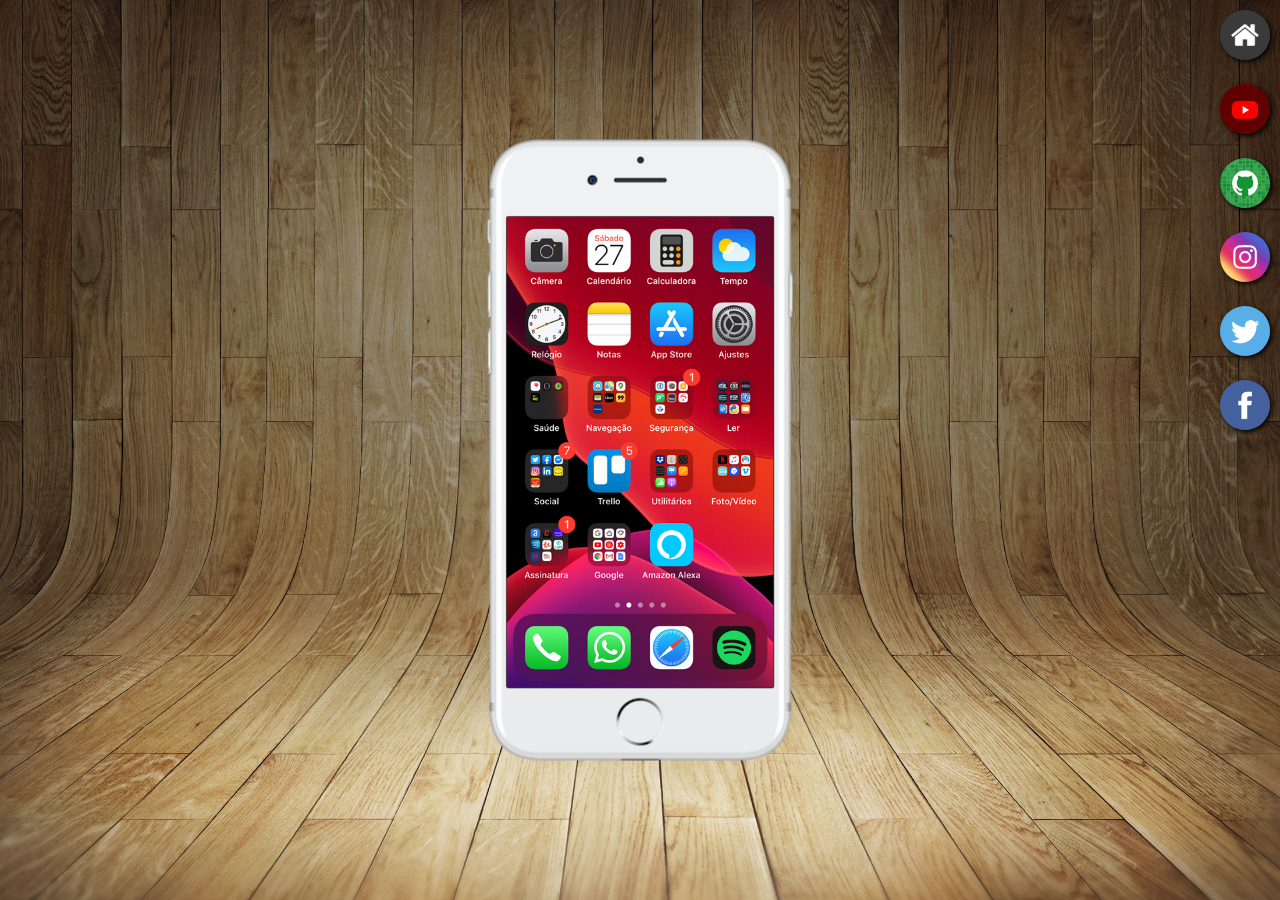
<file: index.html>
<!DOCTYPE html>
<html lang="pt-br">
<head>
    <meta charset="UTF-8">
    <meta name="viewport" content="width=device-width, initial-scale=1.0">
    <title>projeto redes sociais</title>
    <link rel="stylesheet" href="estilos/style.css">
    <link rel="shortcut icon" href="pacote-d013/favicon.ico" type="image/x-icon">
</head>
<body>
    <main>
        <section id="telefone">
            <iframe scrolling="no
            " id="tela" name="tela" src="home.html" frameborder="0"></iframe>
        </section>
        <section id="redes-sociais">
            <a target="tela" href="home.html"><img src="pacote-d013/imagens/logo-home.jpg" alt="home"></a><br>
            <a 
            target="tela" href="youtube.html"><img src="pacote-d013/imagens/logo-youtube.jpg" alt="youtube"></a><br>
            <a 
            target="tela" href="github.html"><img src="pacote-d013/imagens/logo-github.jpg" alt="github"></a><br>
            <a 
            target="tela"  target="_blank" href="instagram.html"><img  src="pacote-d013/imagens/logo-instagram.jpg"  alt="instagram"></a><br>
            <a 
            target="tela" href="twitter.html"><img src="pacote-d013/imagens/logo-twitter.jpg" alt="twitter"></a><br>
            <a target="tela" href="facebook.html"><img src="pacote-d013/imagens/logo-facebook.jpg" alt="facebook"></a>
        </section>
    </main>

</body>
</html>
</file>
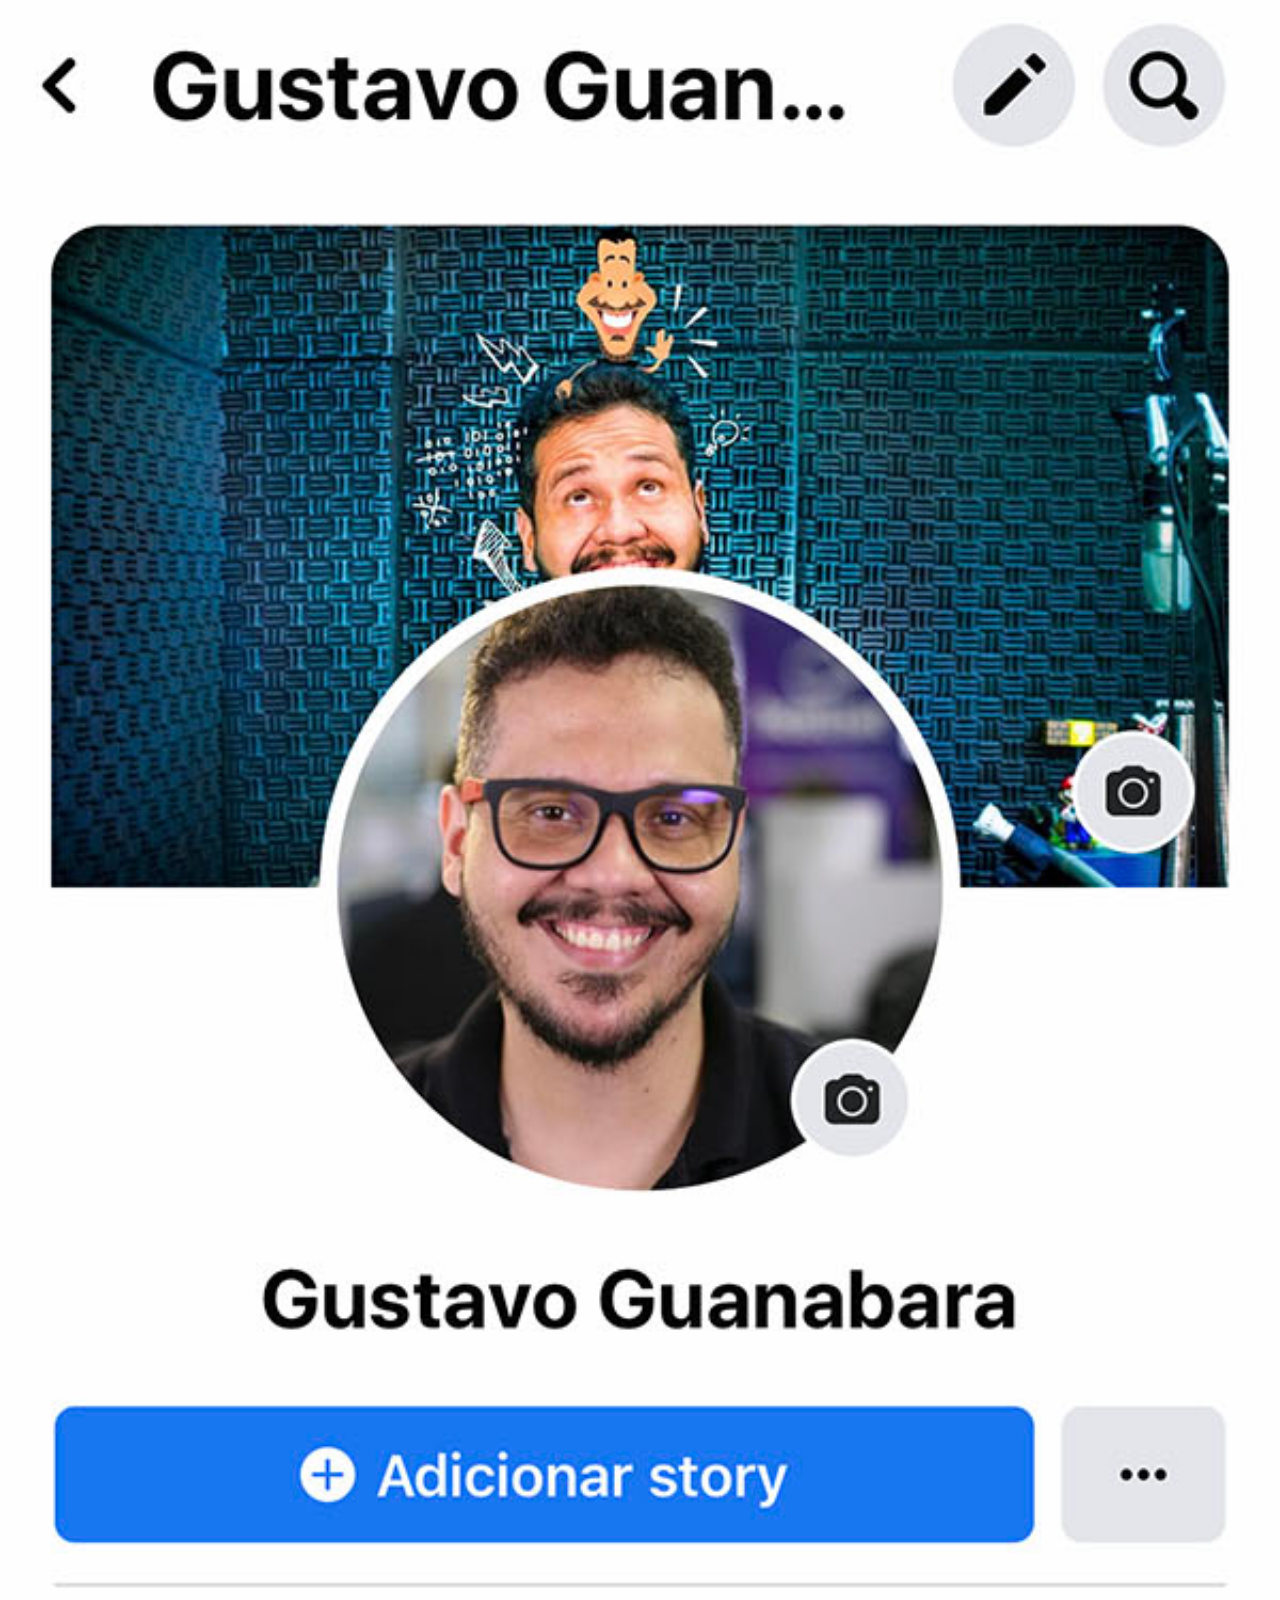
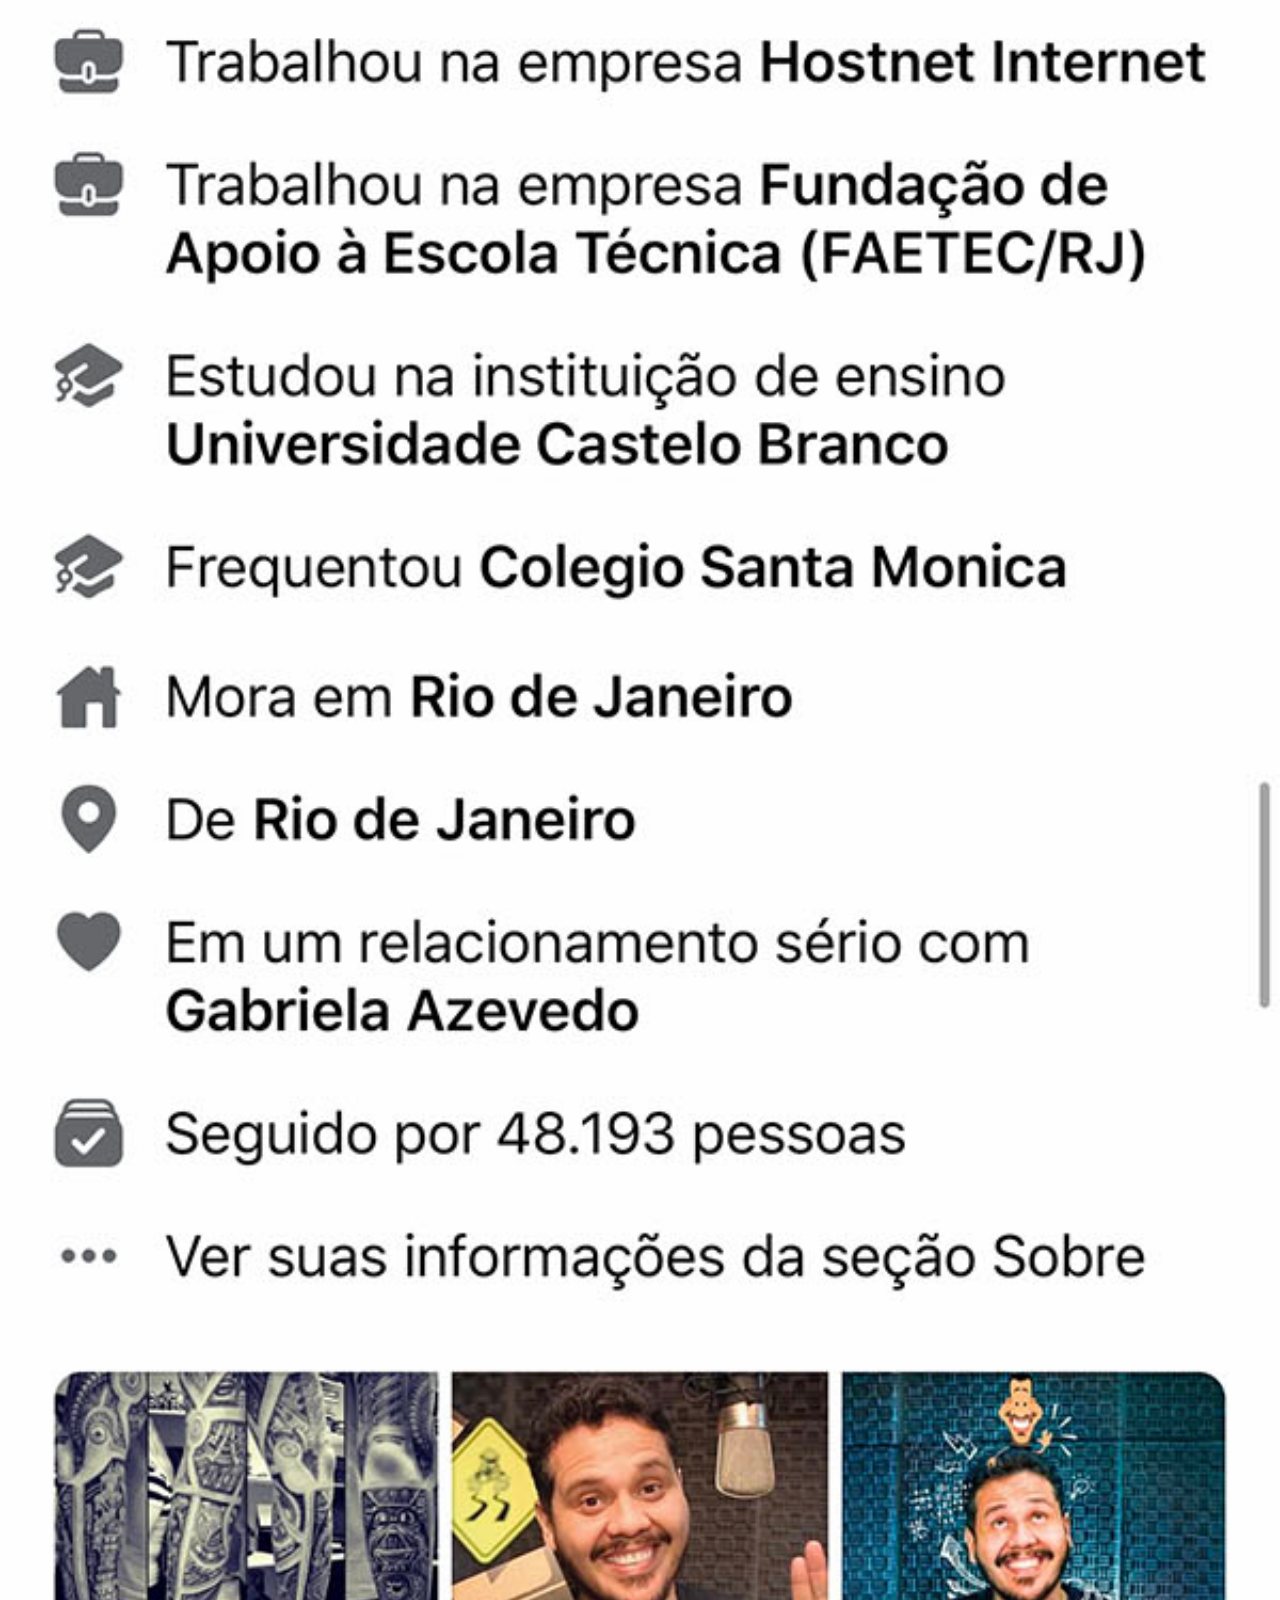
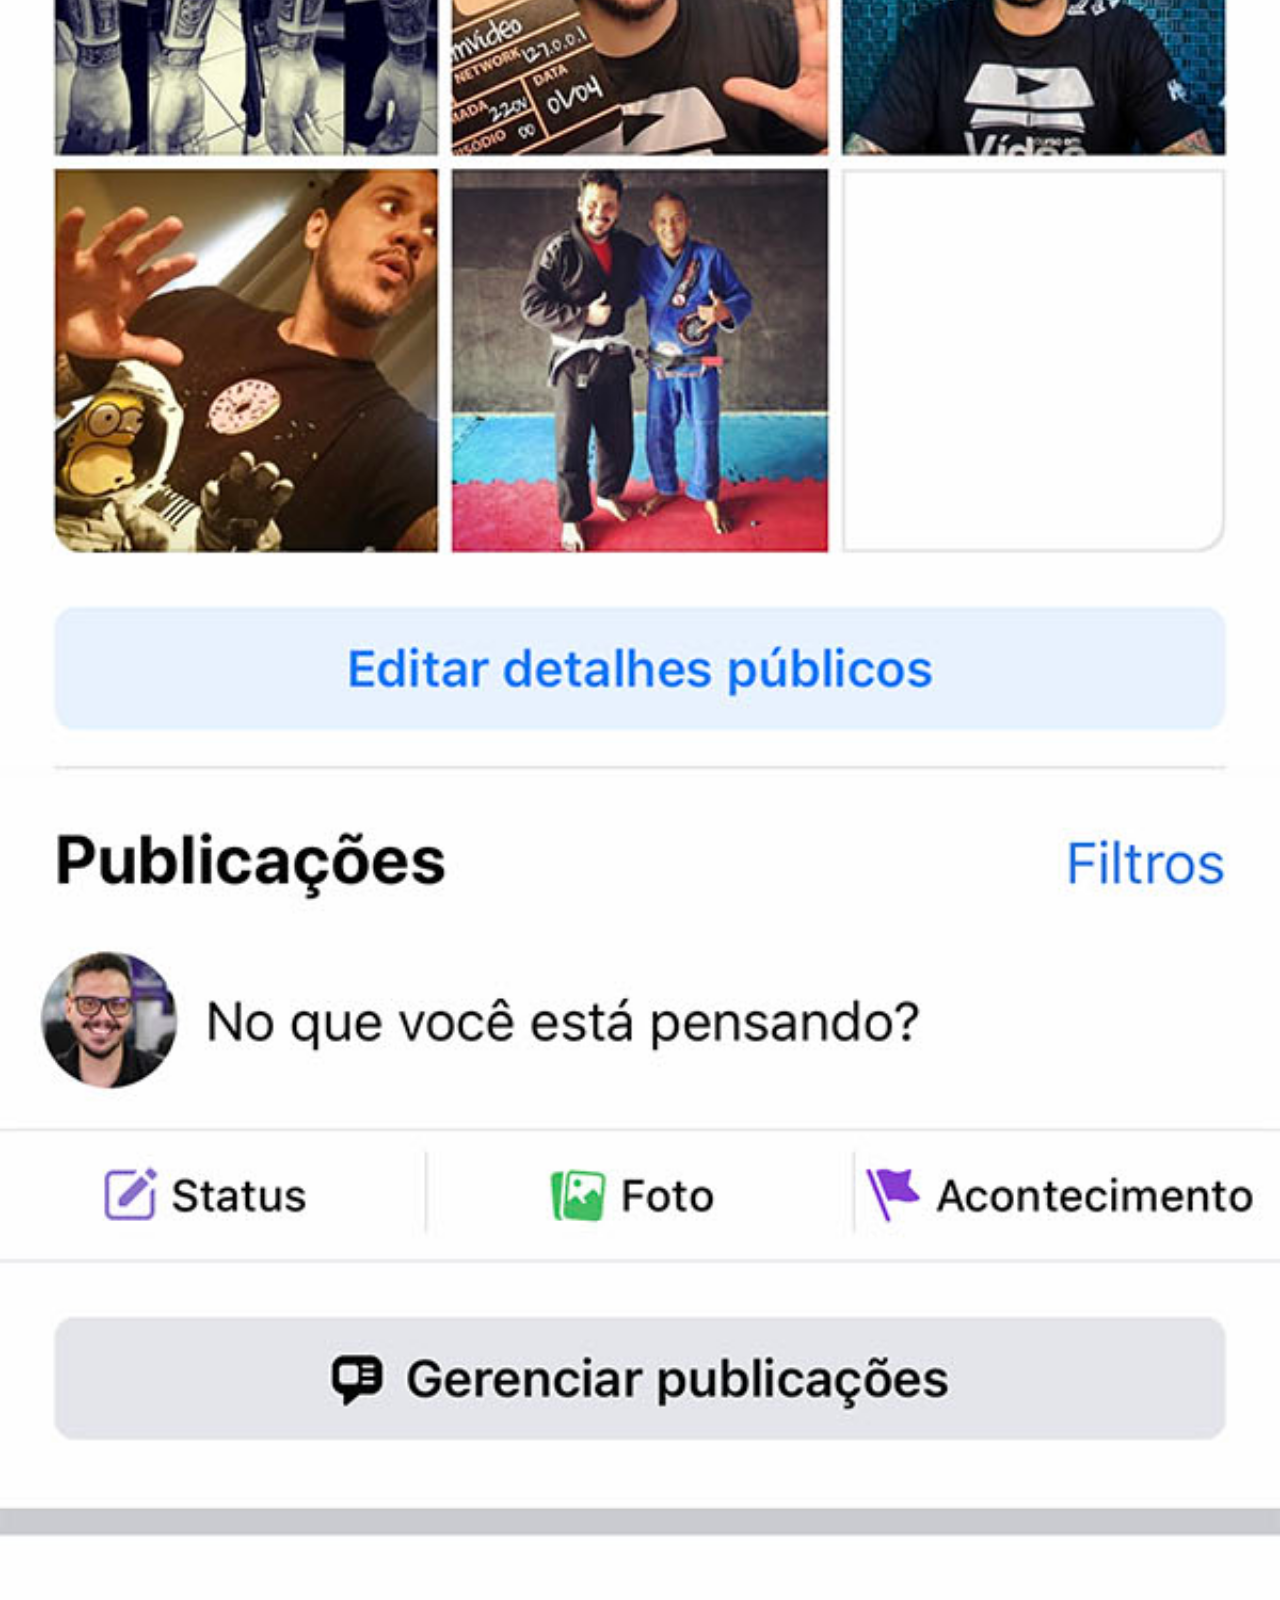
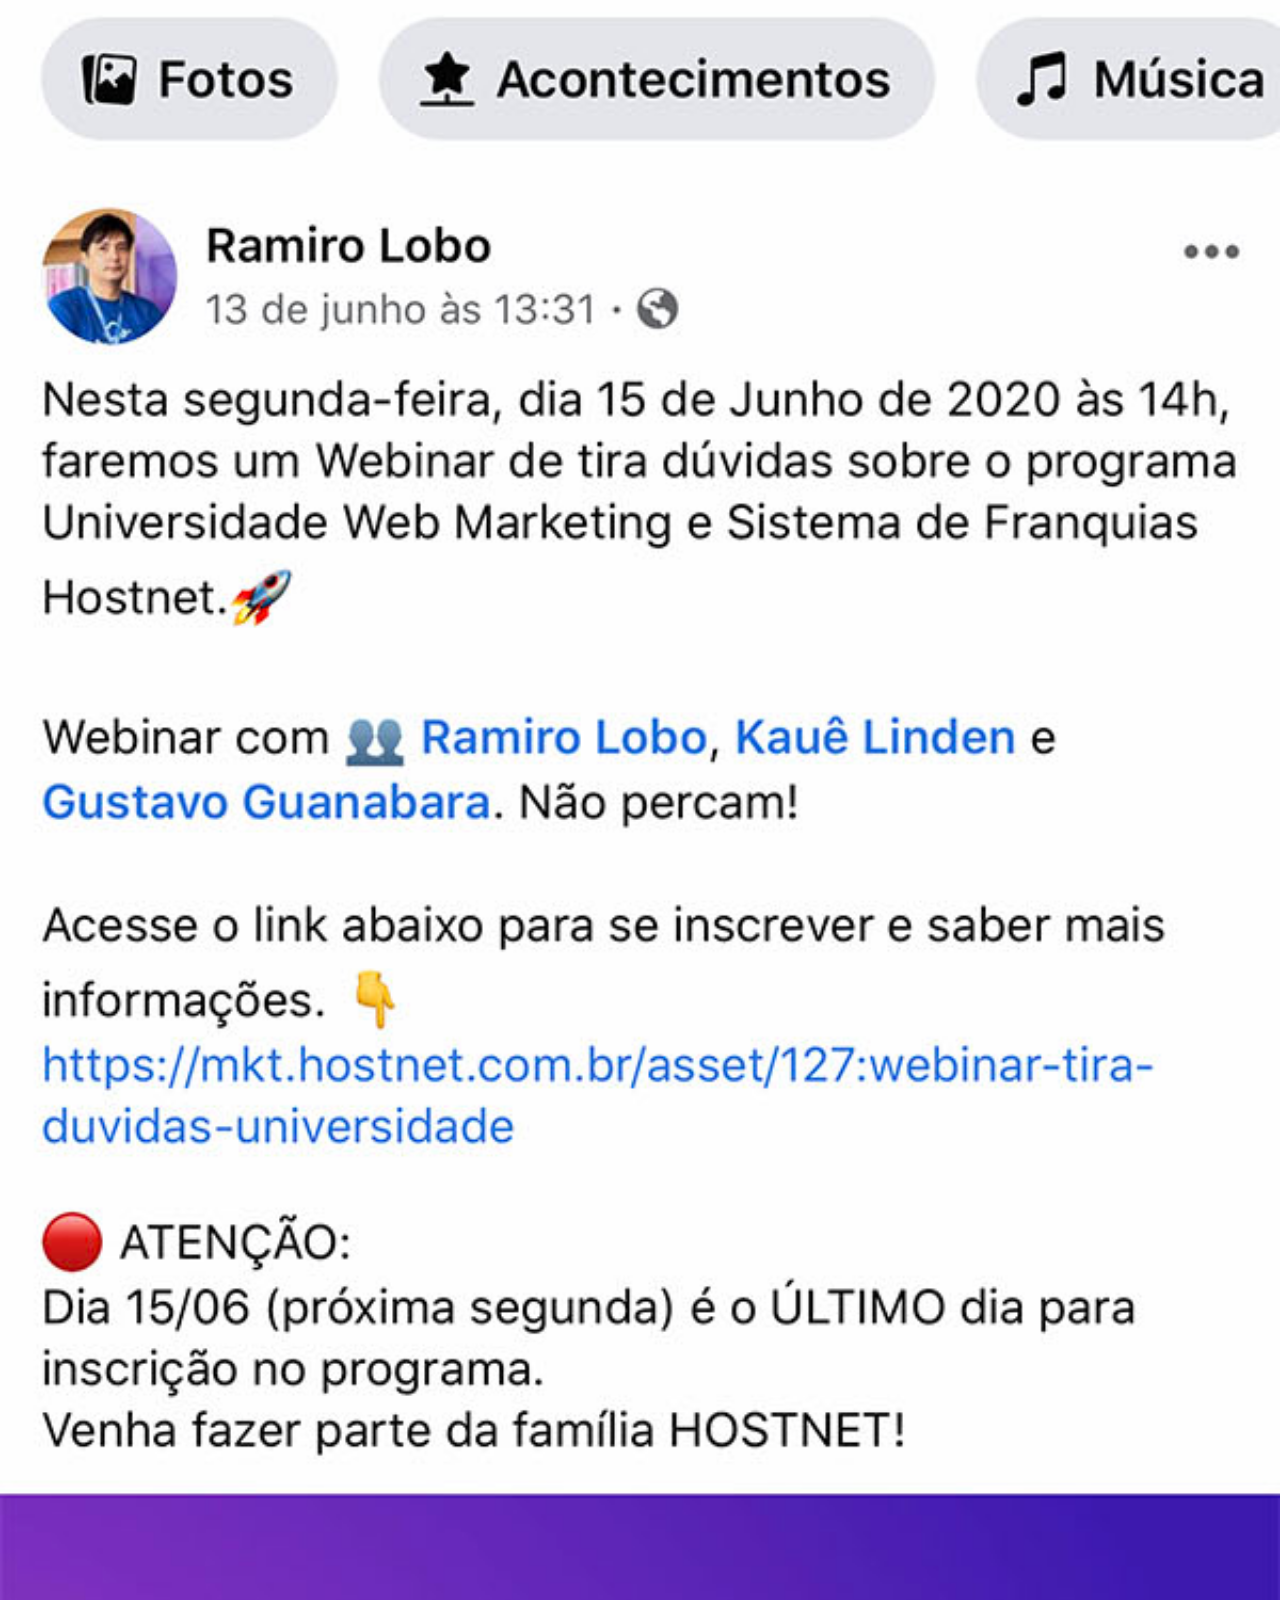
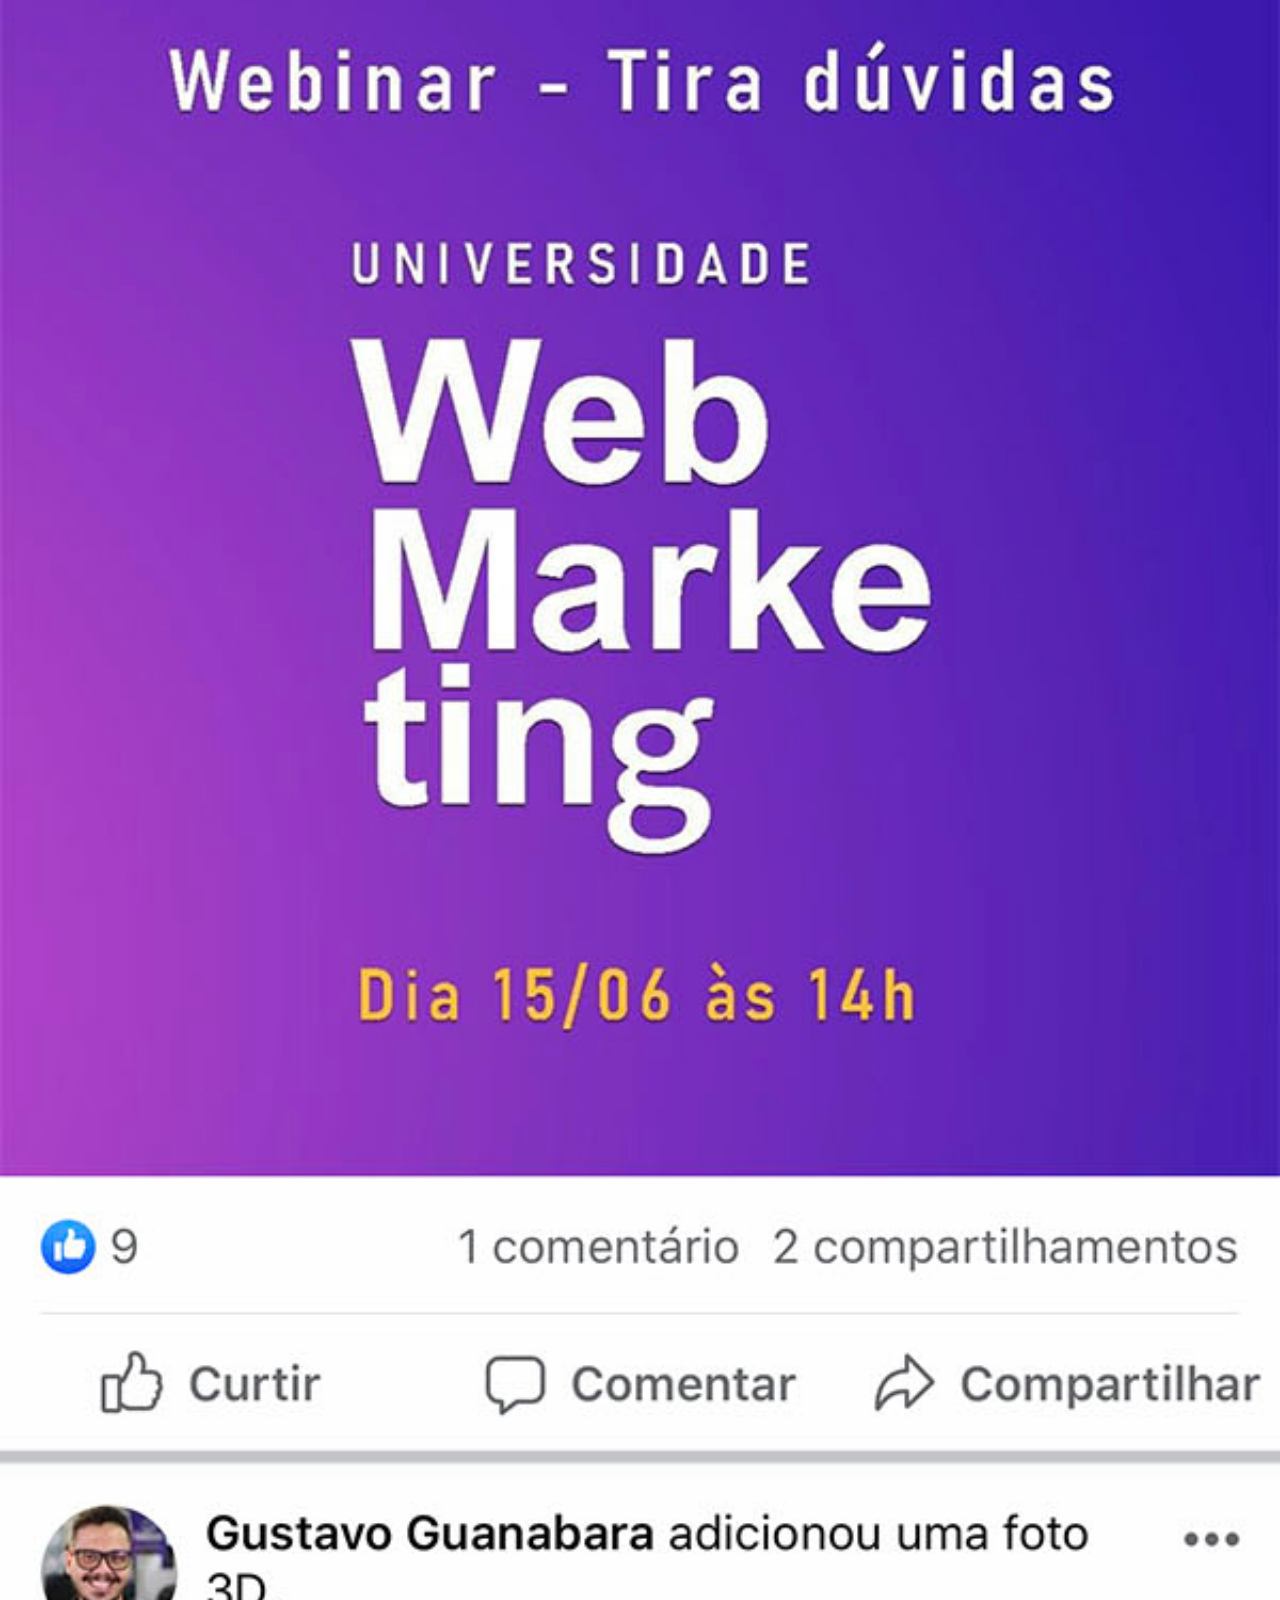
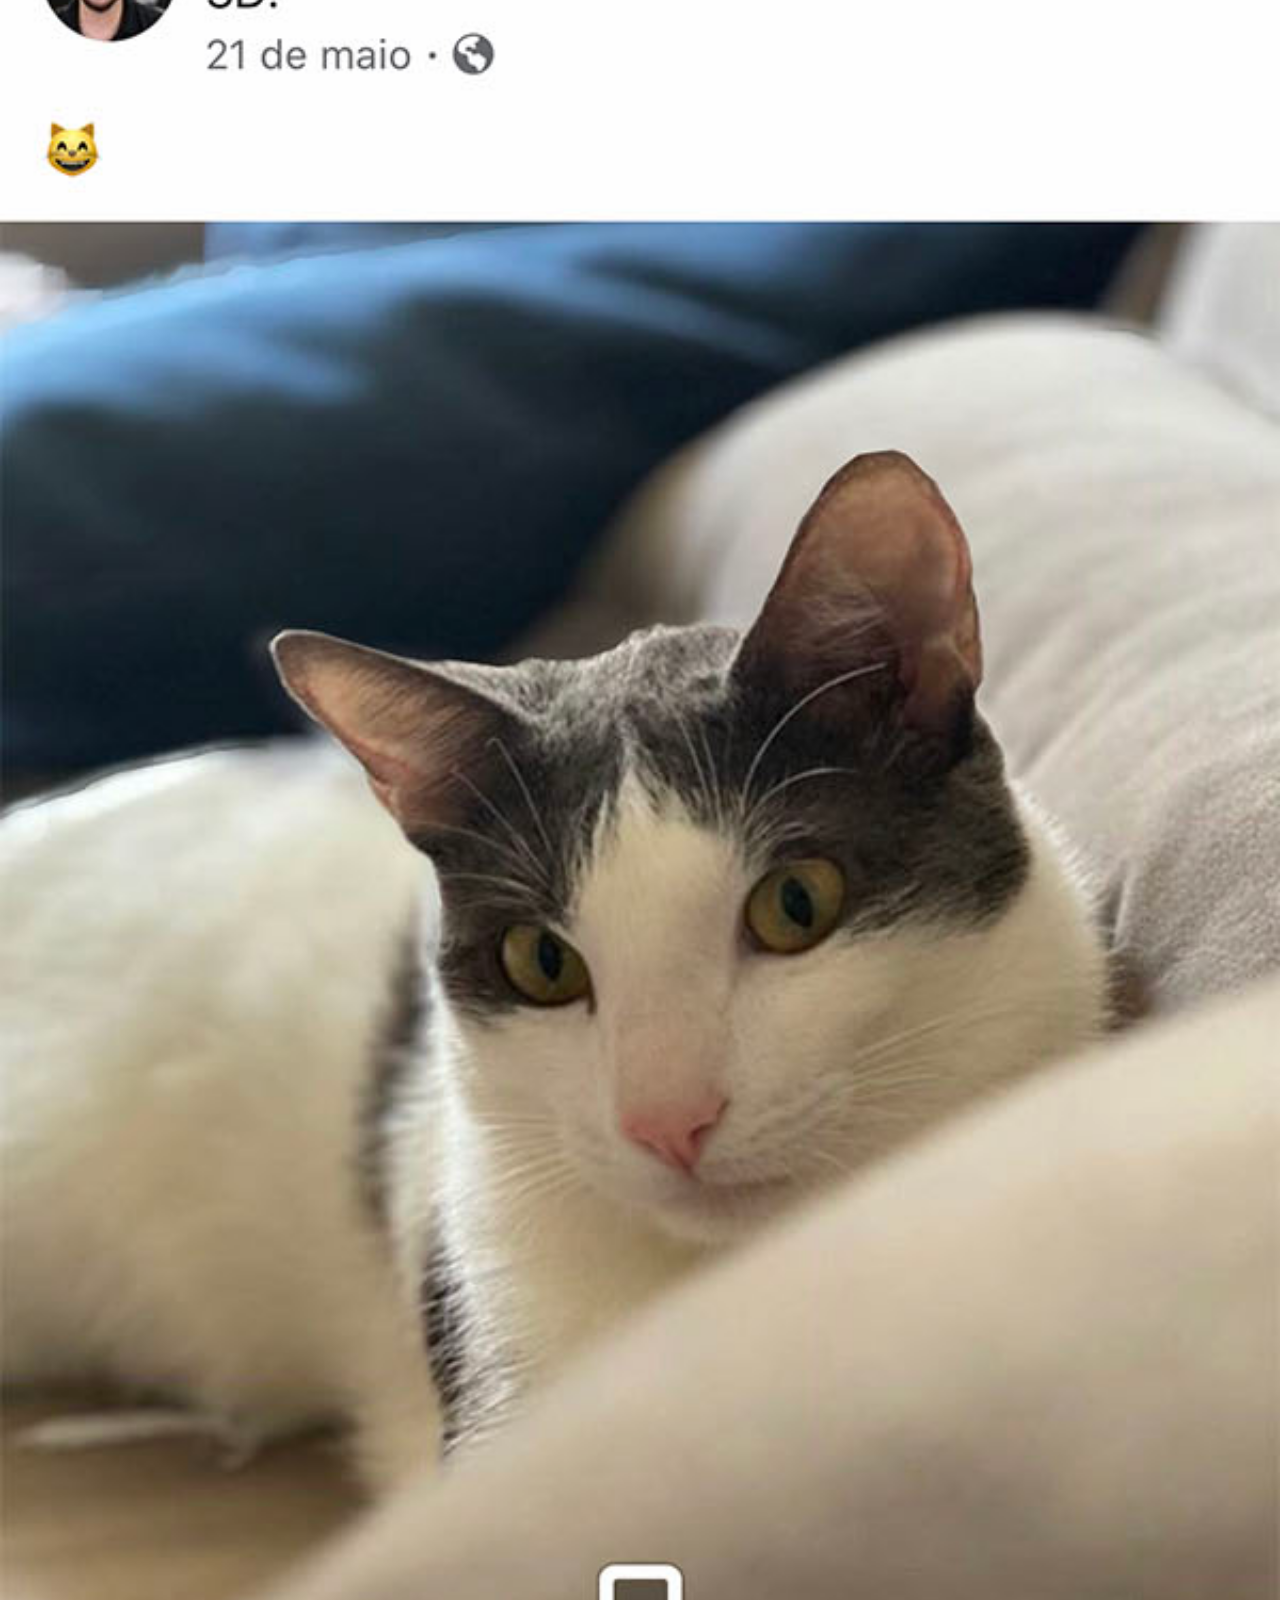
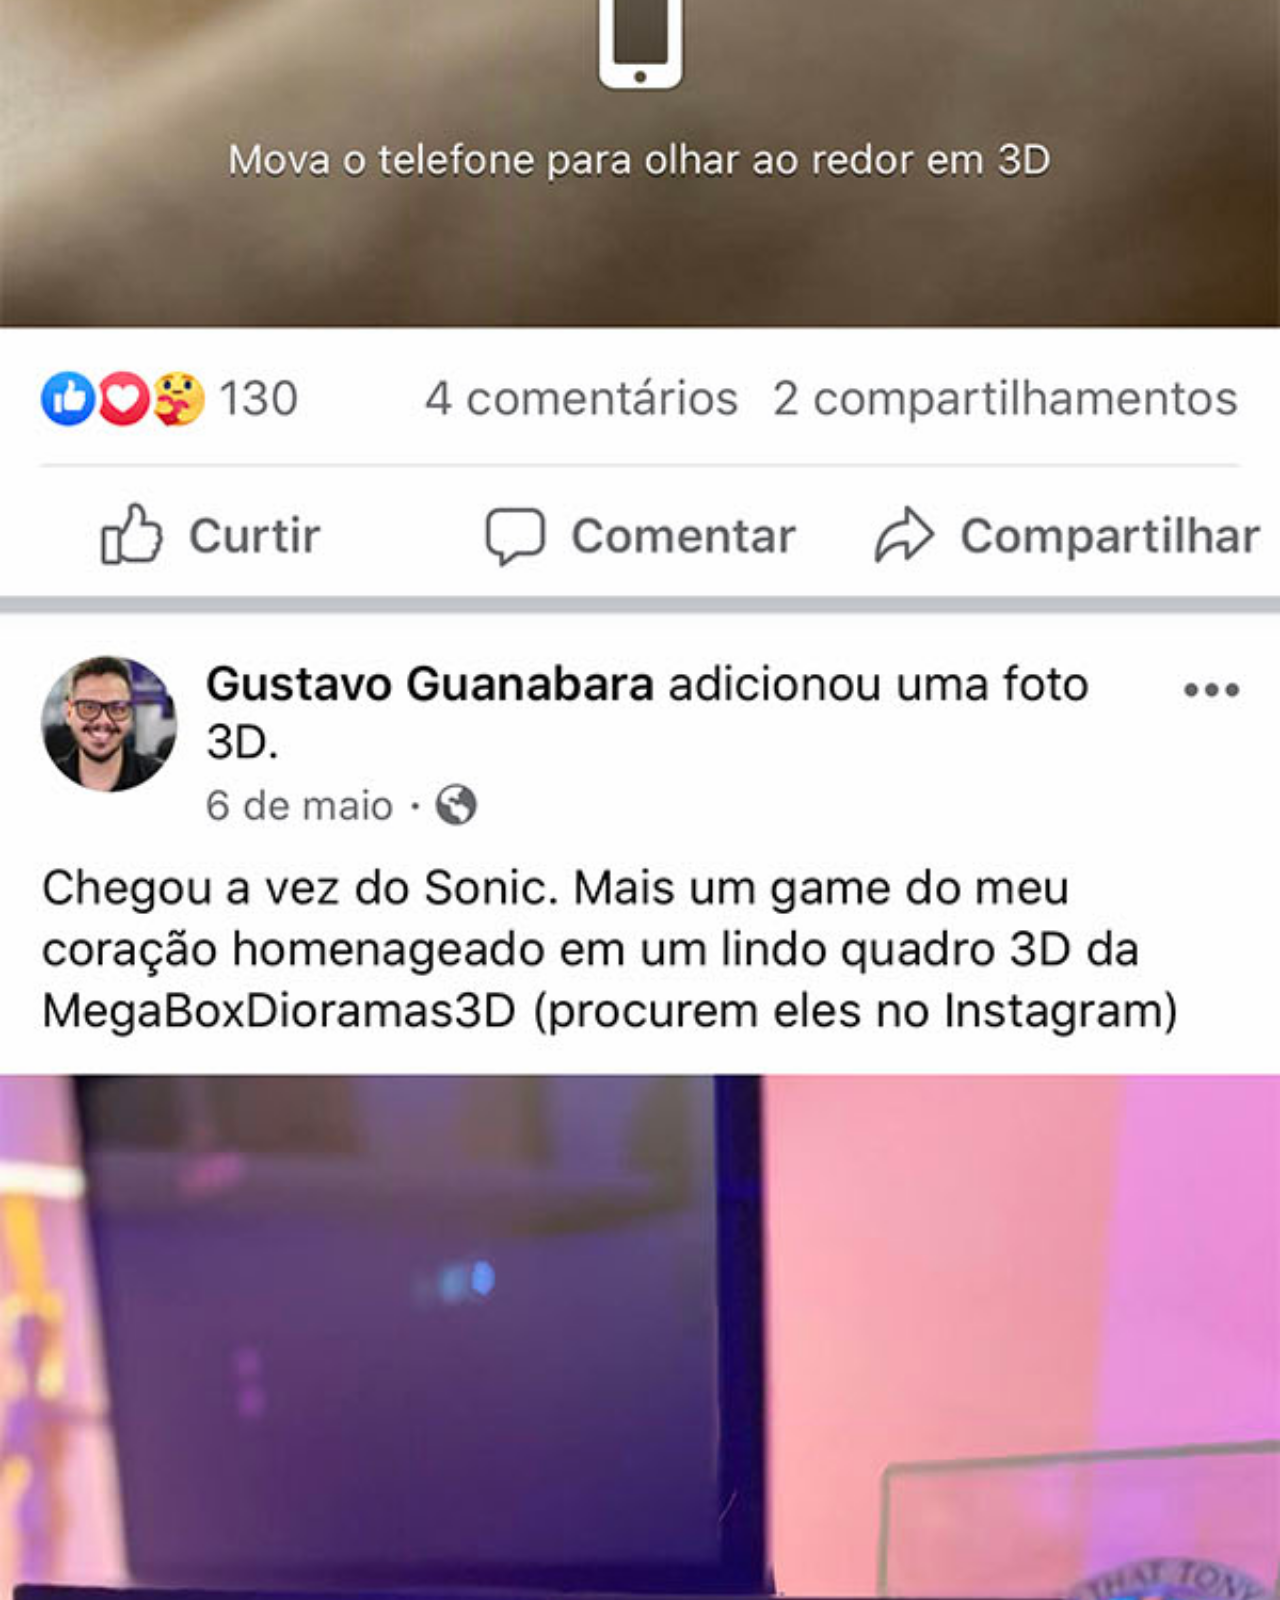
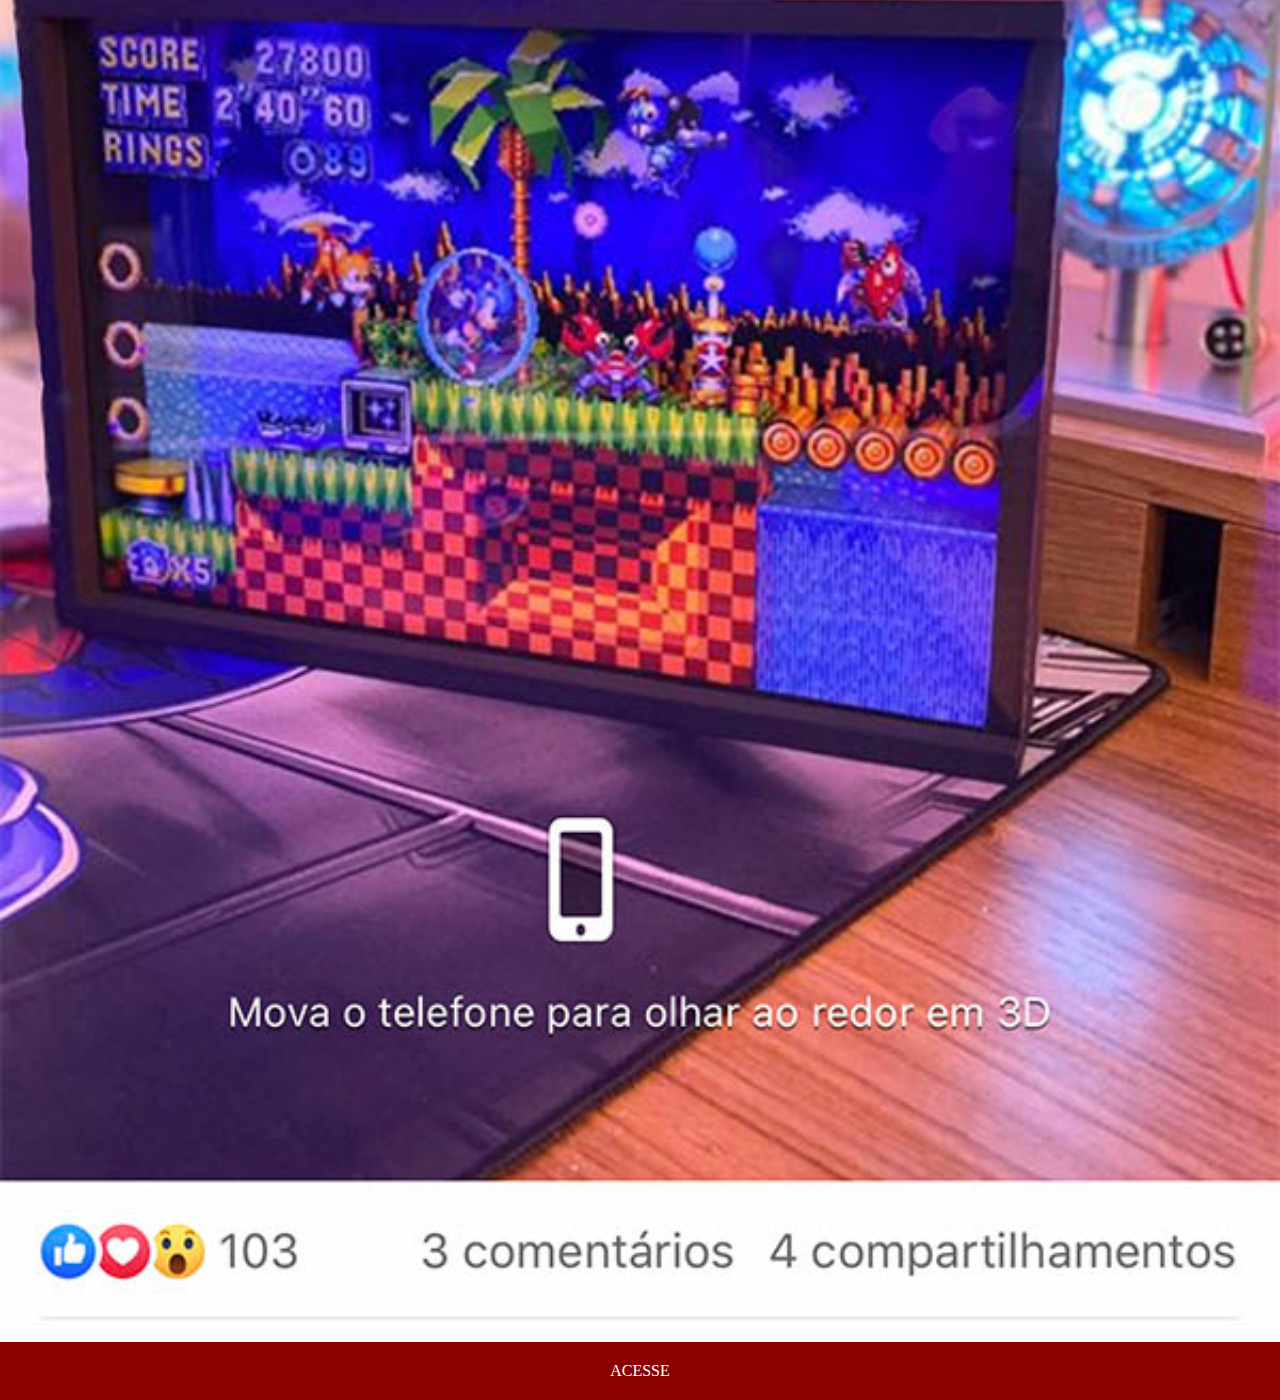
<file: facebook.html>
<!DOCTYPE html>
<html lang="pt-br">
<head>
    <meta charset="UTF-8">
    <meta name="viewport" content="width=device-width, initial-scale=1.0">
    <title>Document</title>
    <link rel="stylesheet" href="estilos/social.css">
</head>
<body>
    <img src="pacote-d013/imagens/tela-facebook.jpg" alt="facebook">

    <a href="https://www.facebook.com/">ACESSE</a>
    
</body>
</html>
</file>
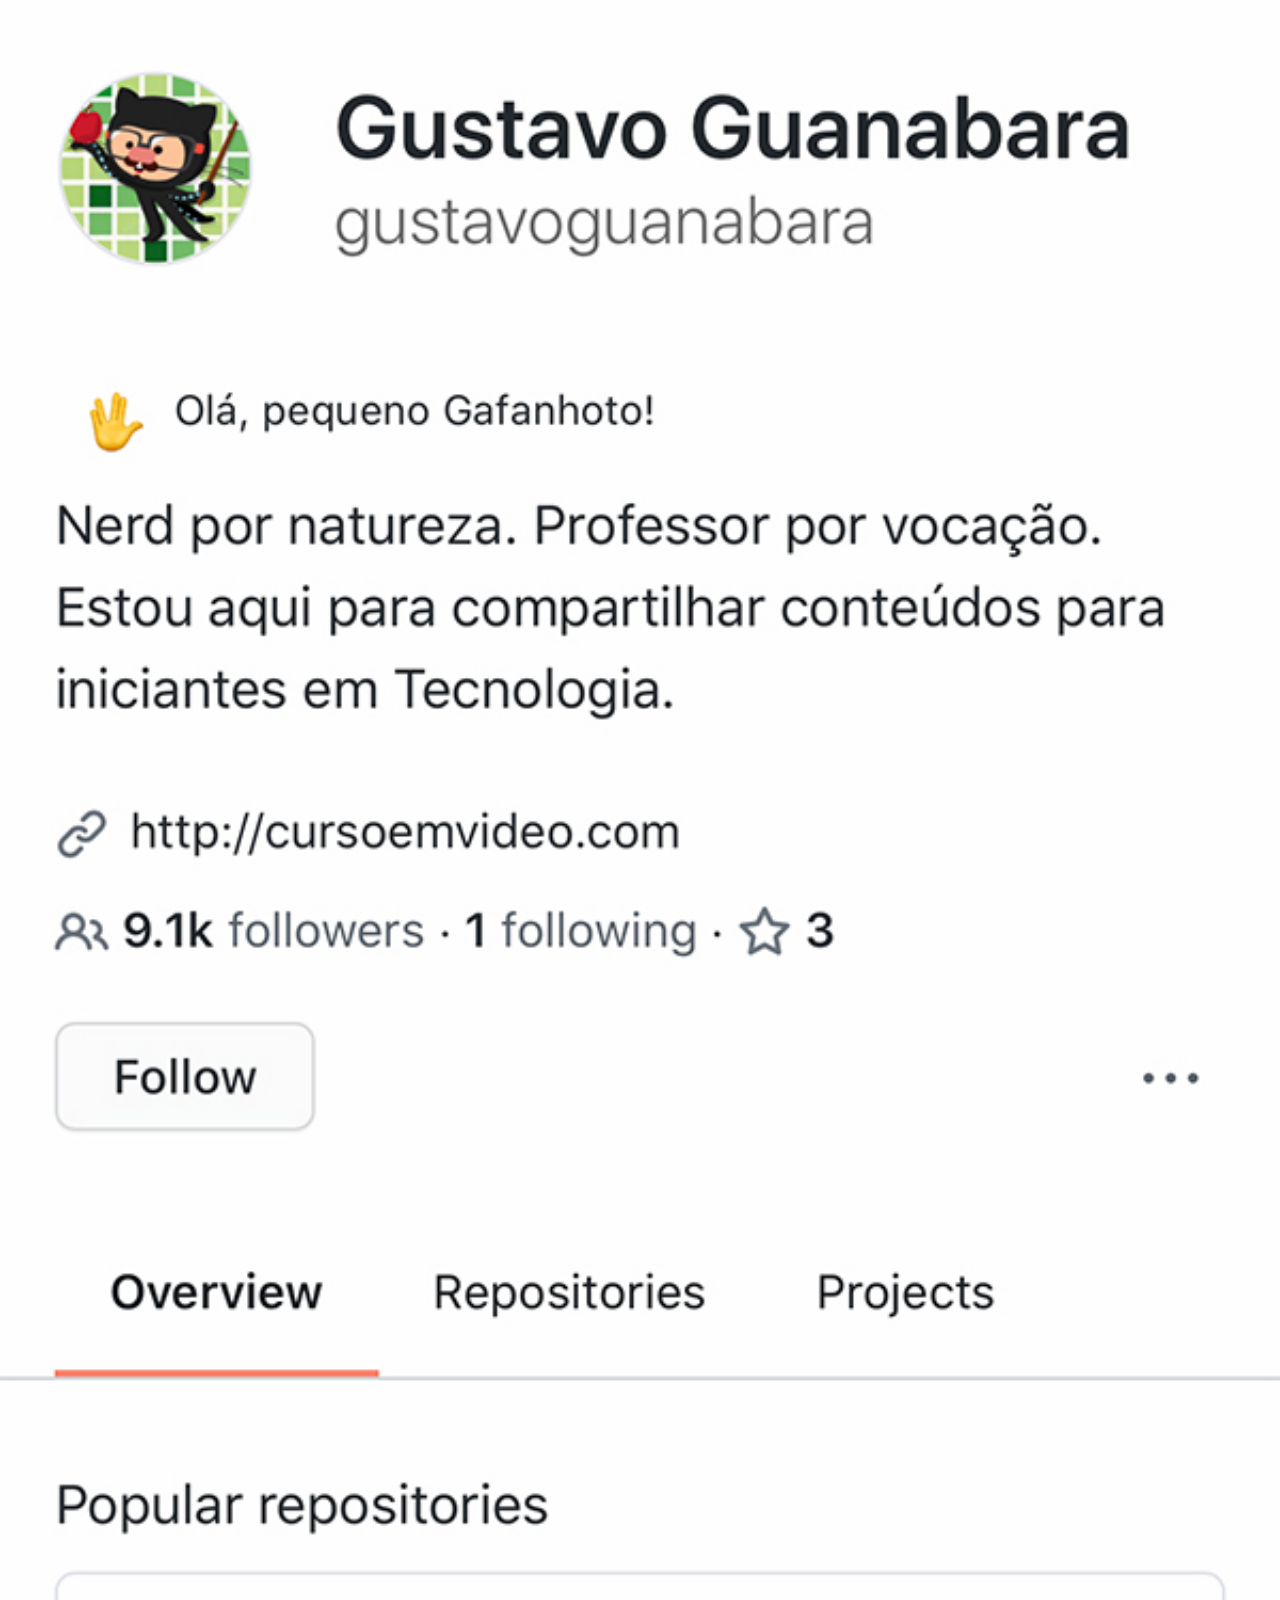
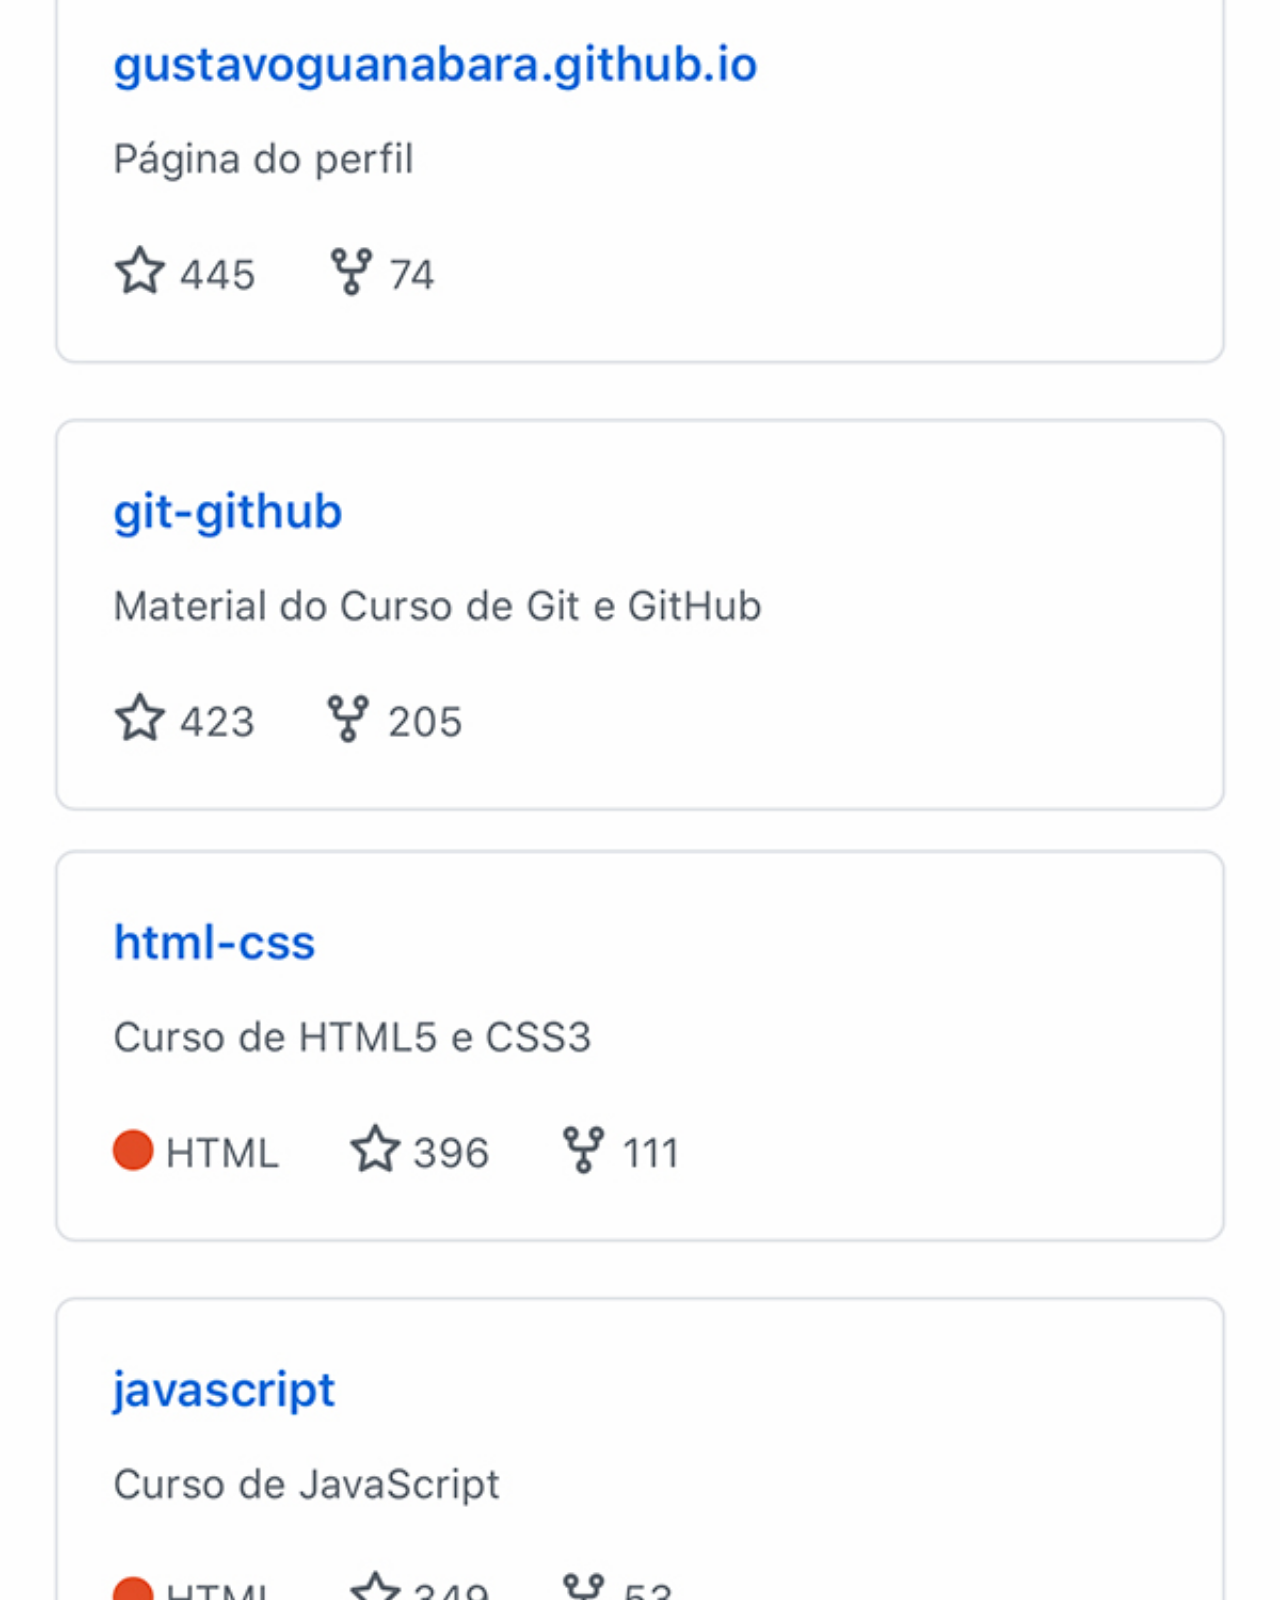
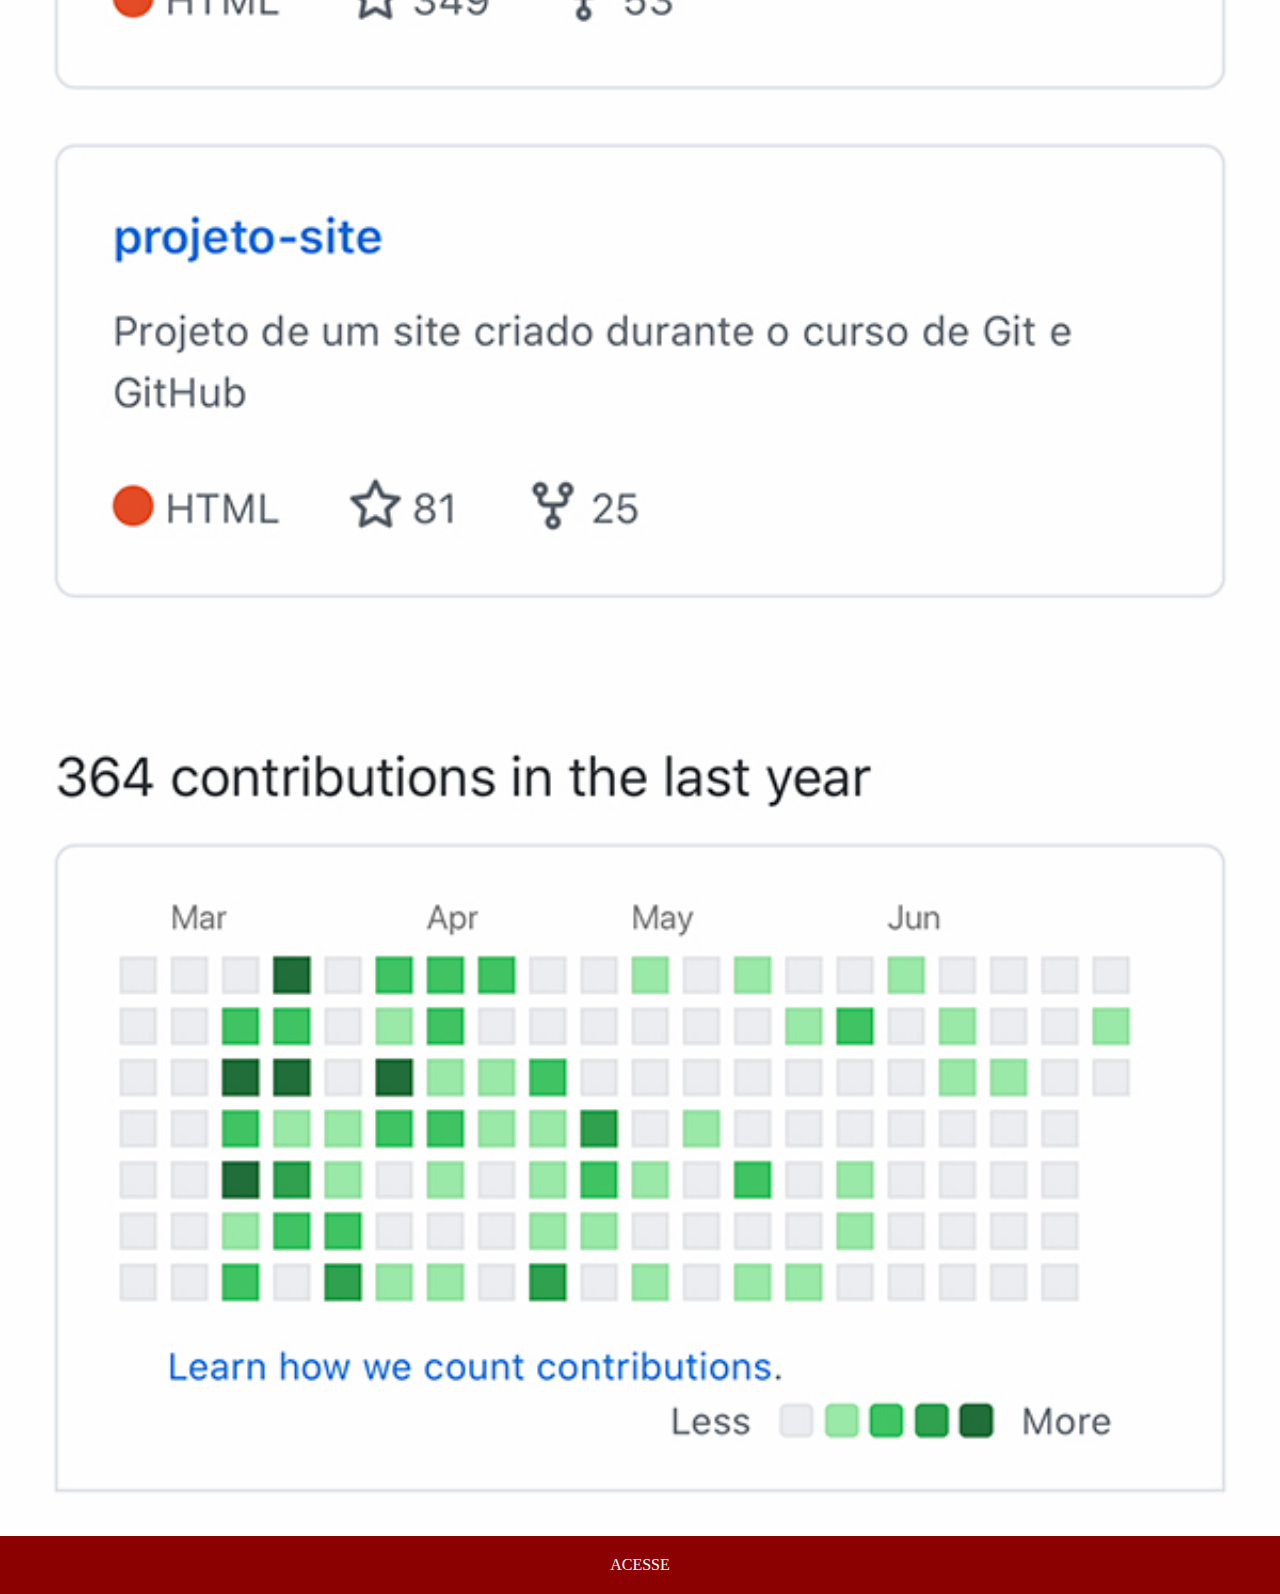
<file: github.html>
<!DOCTYPE html>
<html lang="pt-br">
<head>
    <meta charset="UTF-8">
    <meta name="viewport" content="width=device-width, initial-scale=1.0">
    <title>Document</title>
    <link rel="stylesheet" href="estilos/social.css">
</head>
<body>
    <img src="pacote-d013/imagens/tela-github.jpg" alt="github">

    <a href="https://github.com/brennoldeucas/html-css">ACESSE</a>
    
</body>
</html>
</file>
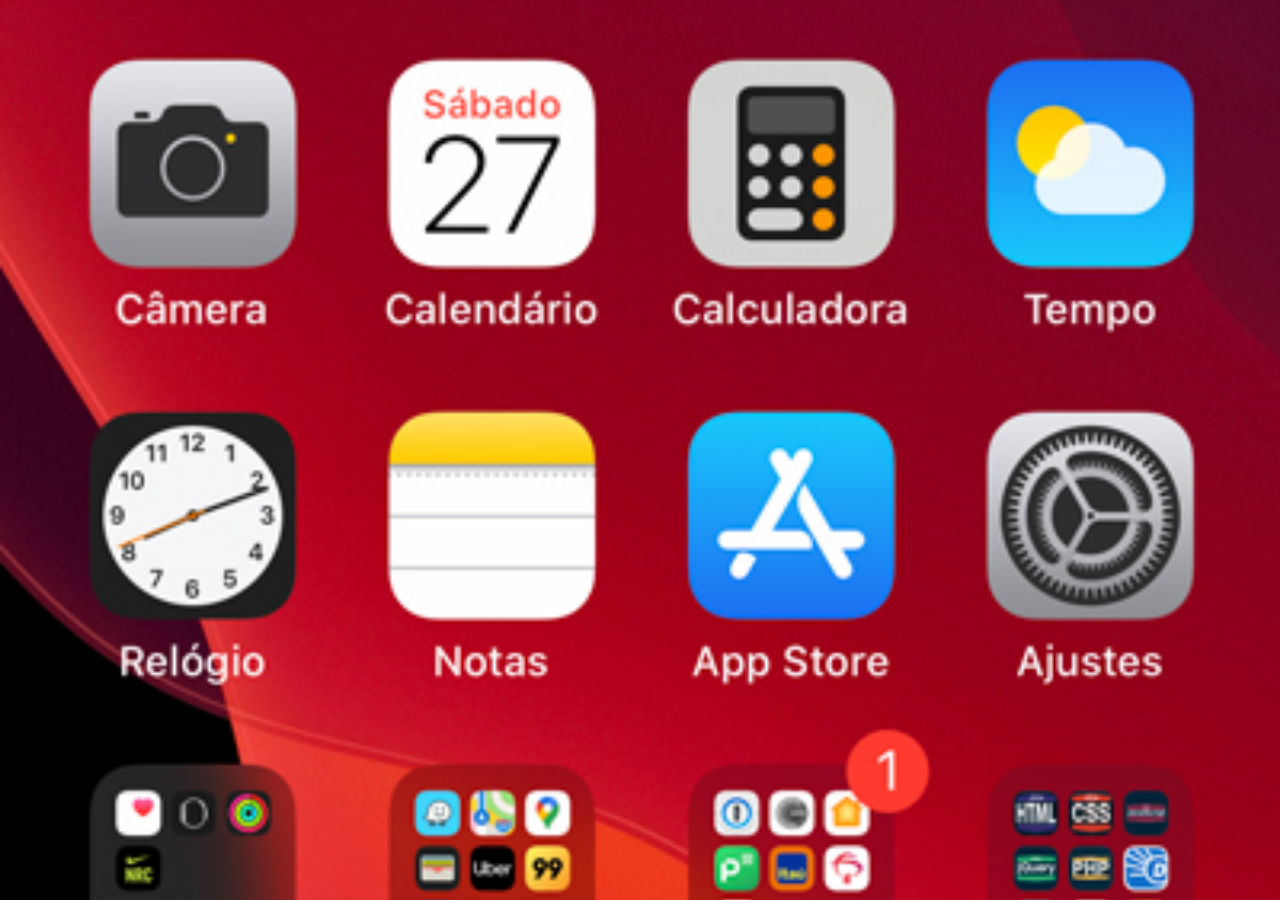
<file: home.html>
<!DOCTYPE html>
<html lang="pt-br">
<head>
    <meta charset="UTF-8">
    <meta name="viewport" content="width=device-width, initial-scale=1.0">
    <title>home</title>
    <style>
        *{
            margin: 0px;
            padding: 0px;
        }

        body{
            width: 100vw;
            height: 100vh;
            background: black url(pacote-d013/imagens/tela-home.jpg) no-repeat top center;
            background-size: cover ;
            
            
        }
    </style>
</head>
<body>
    
</body>
</html>
</file>
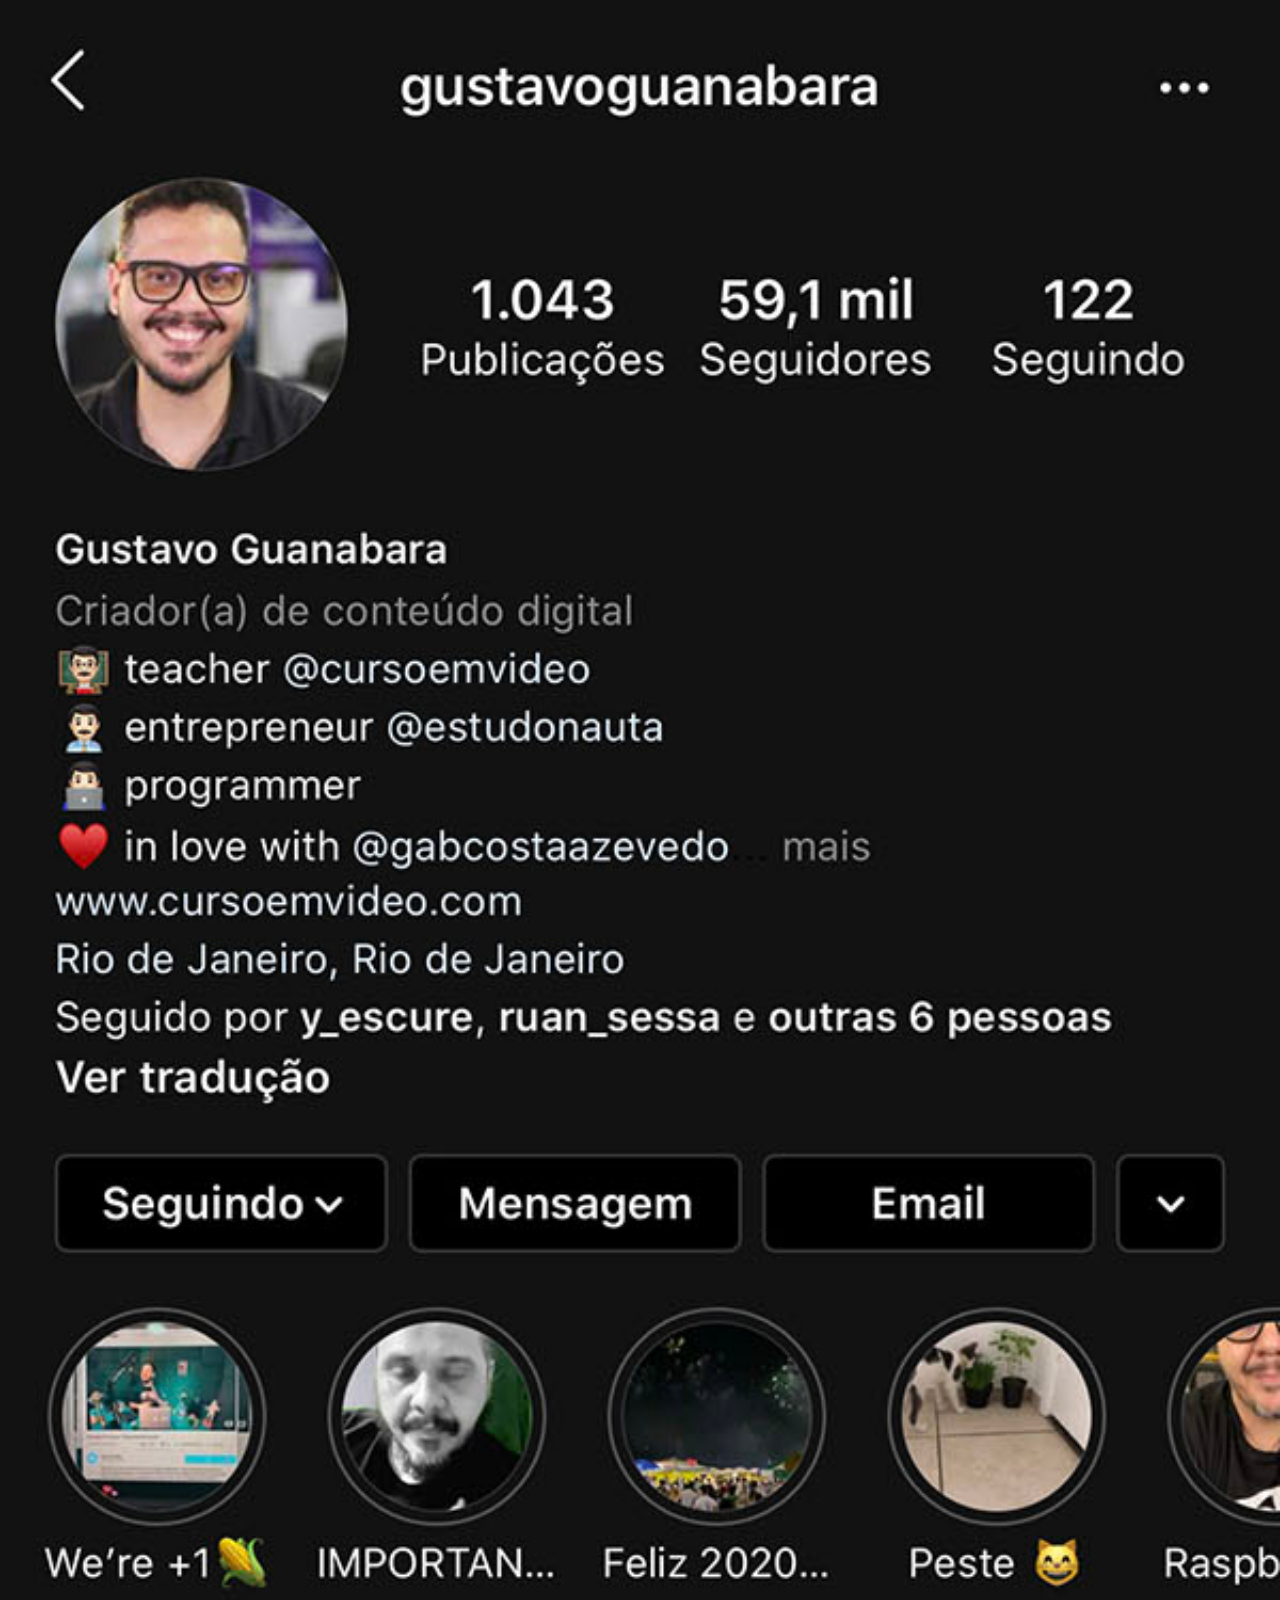
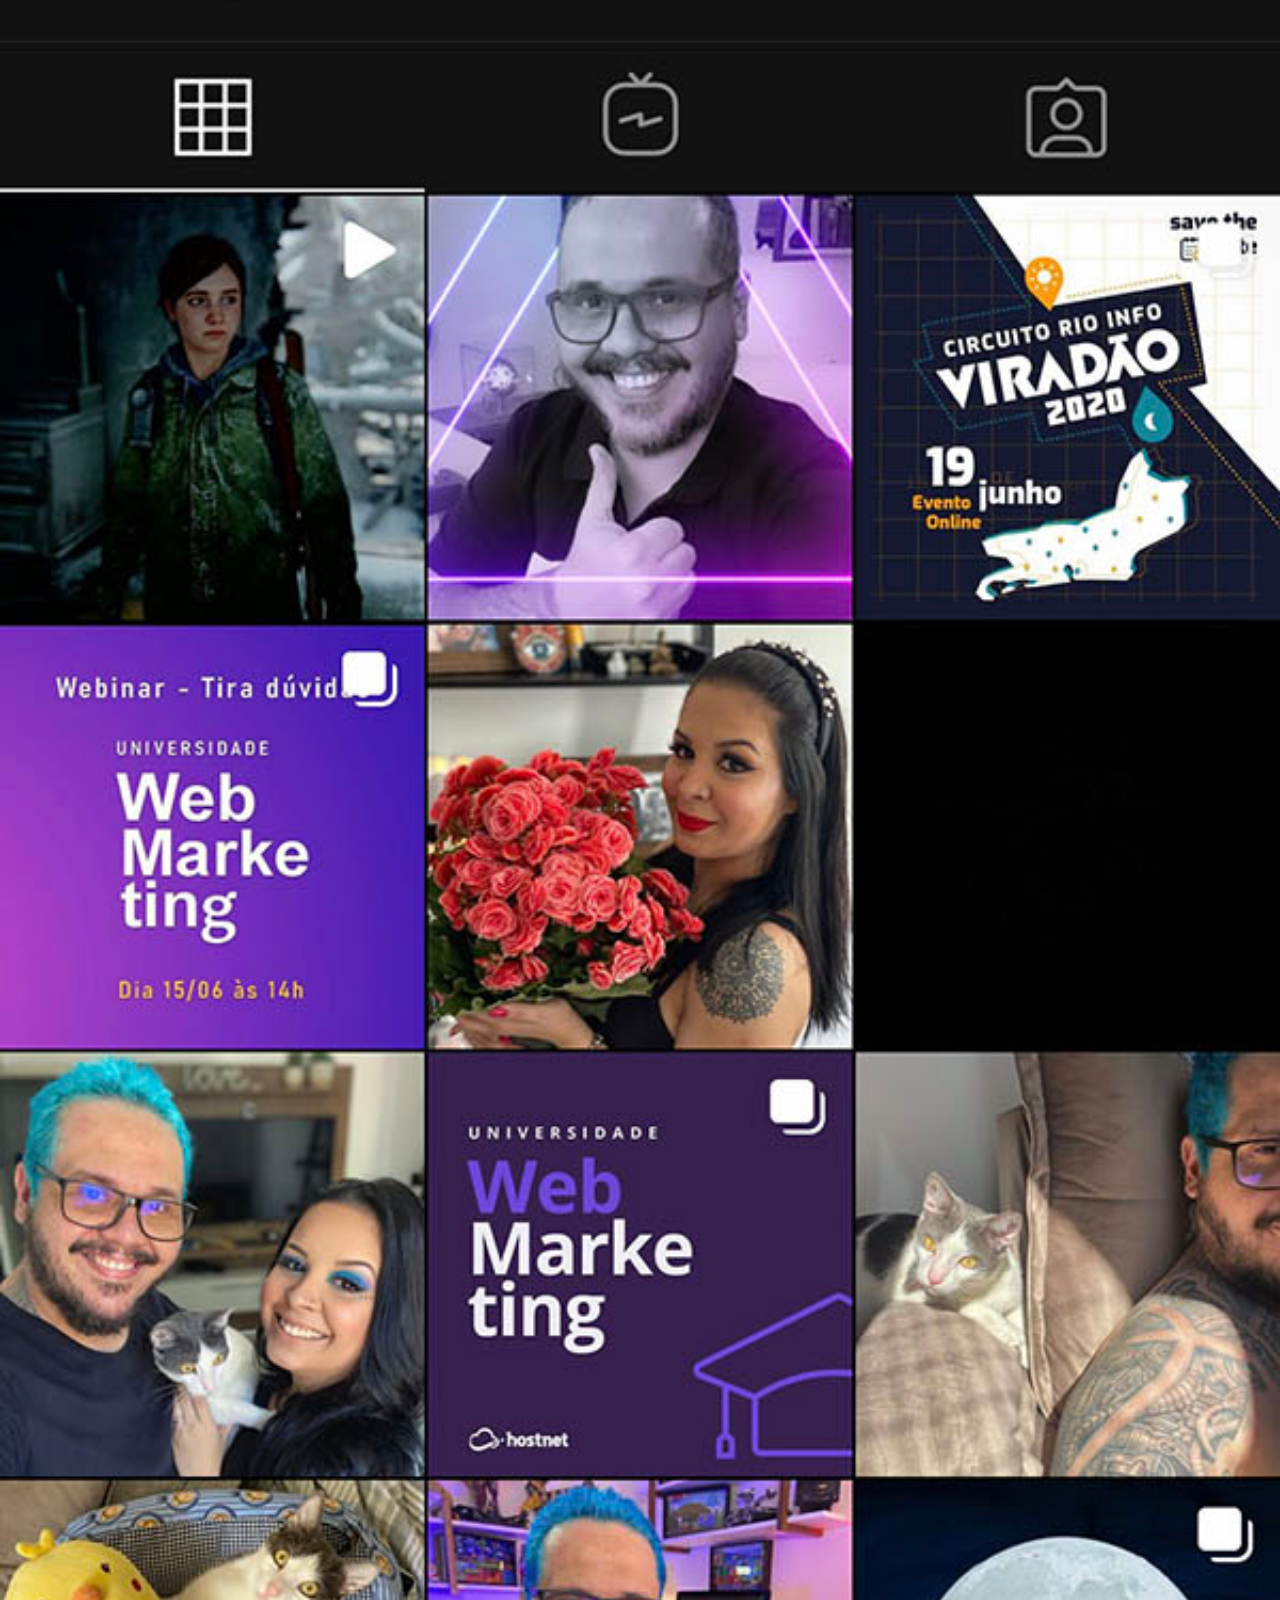
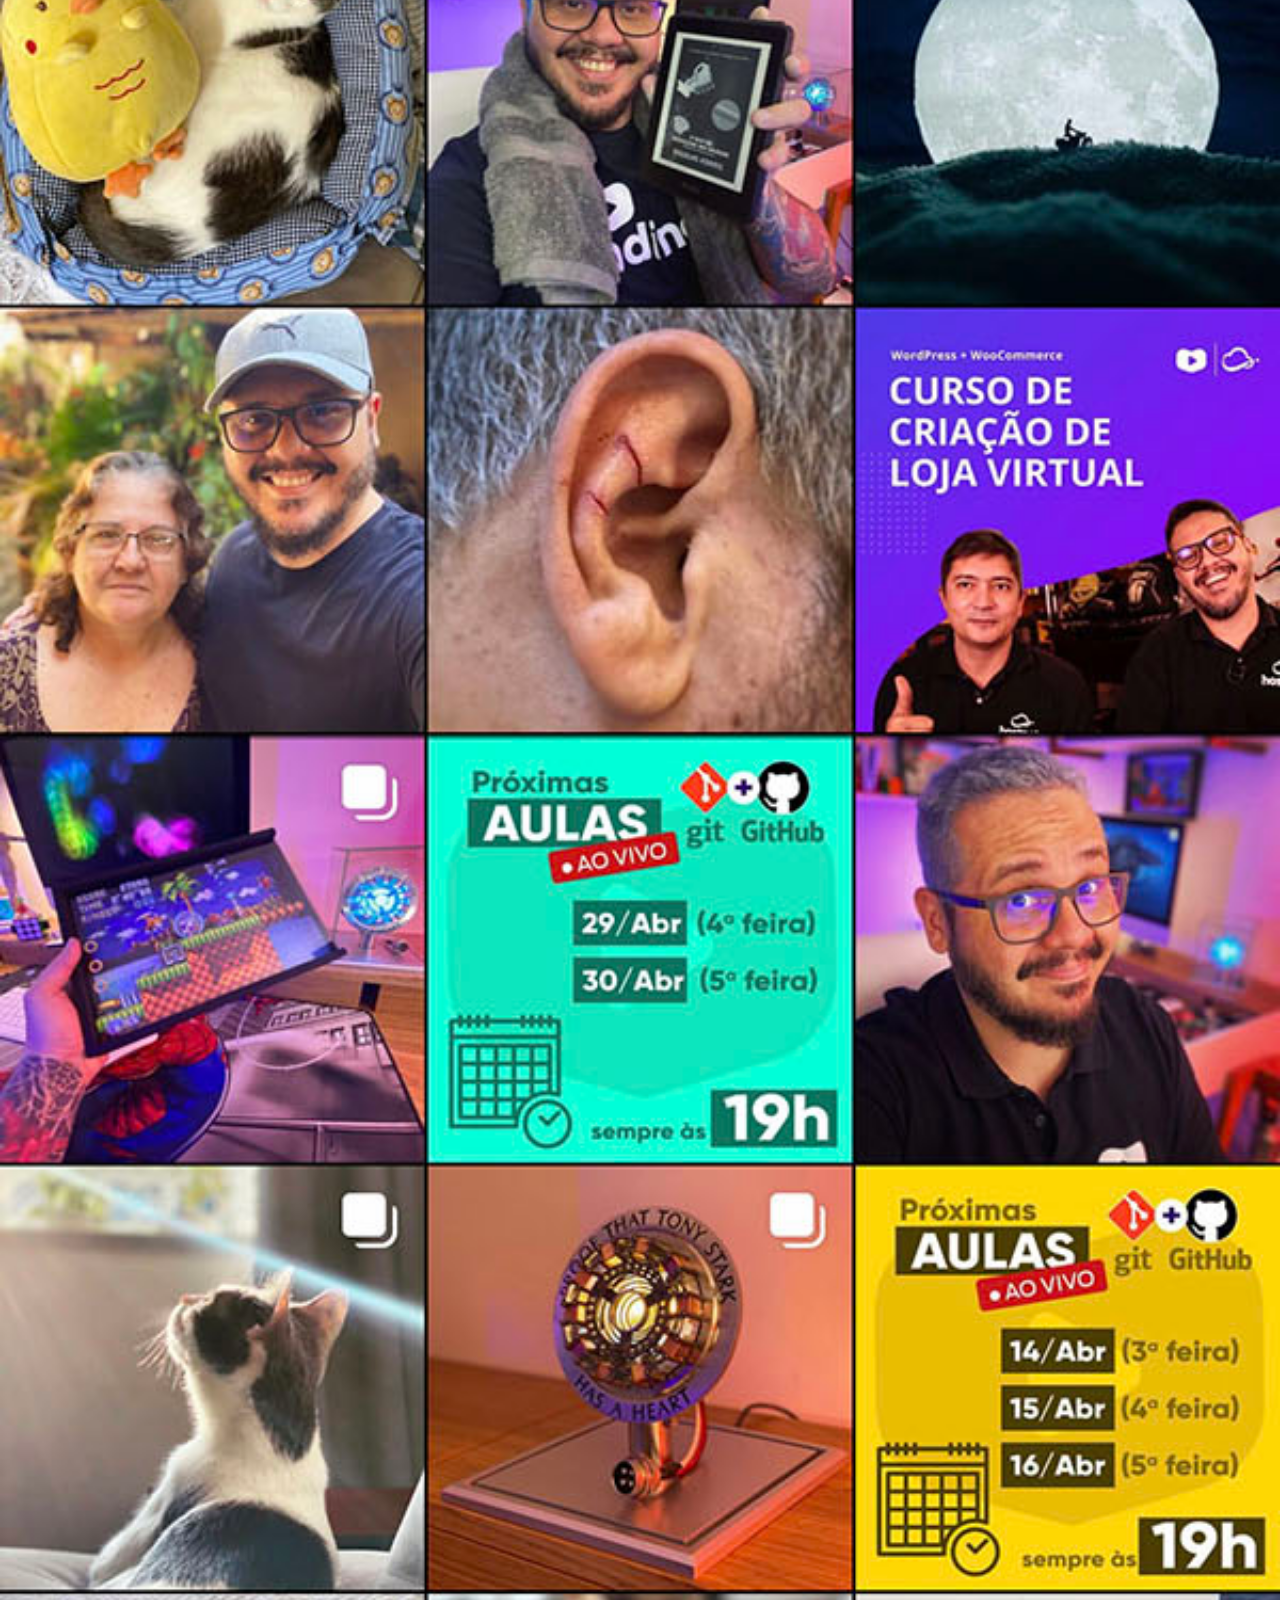
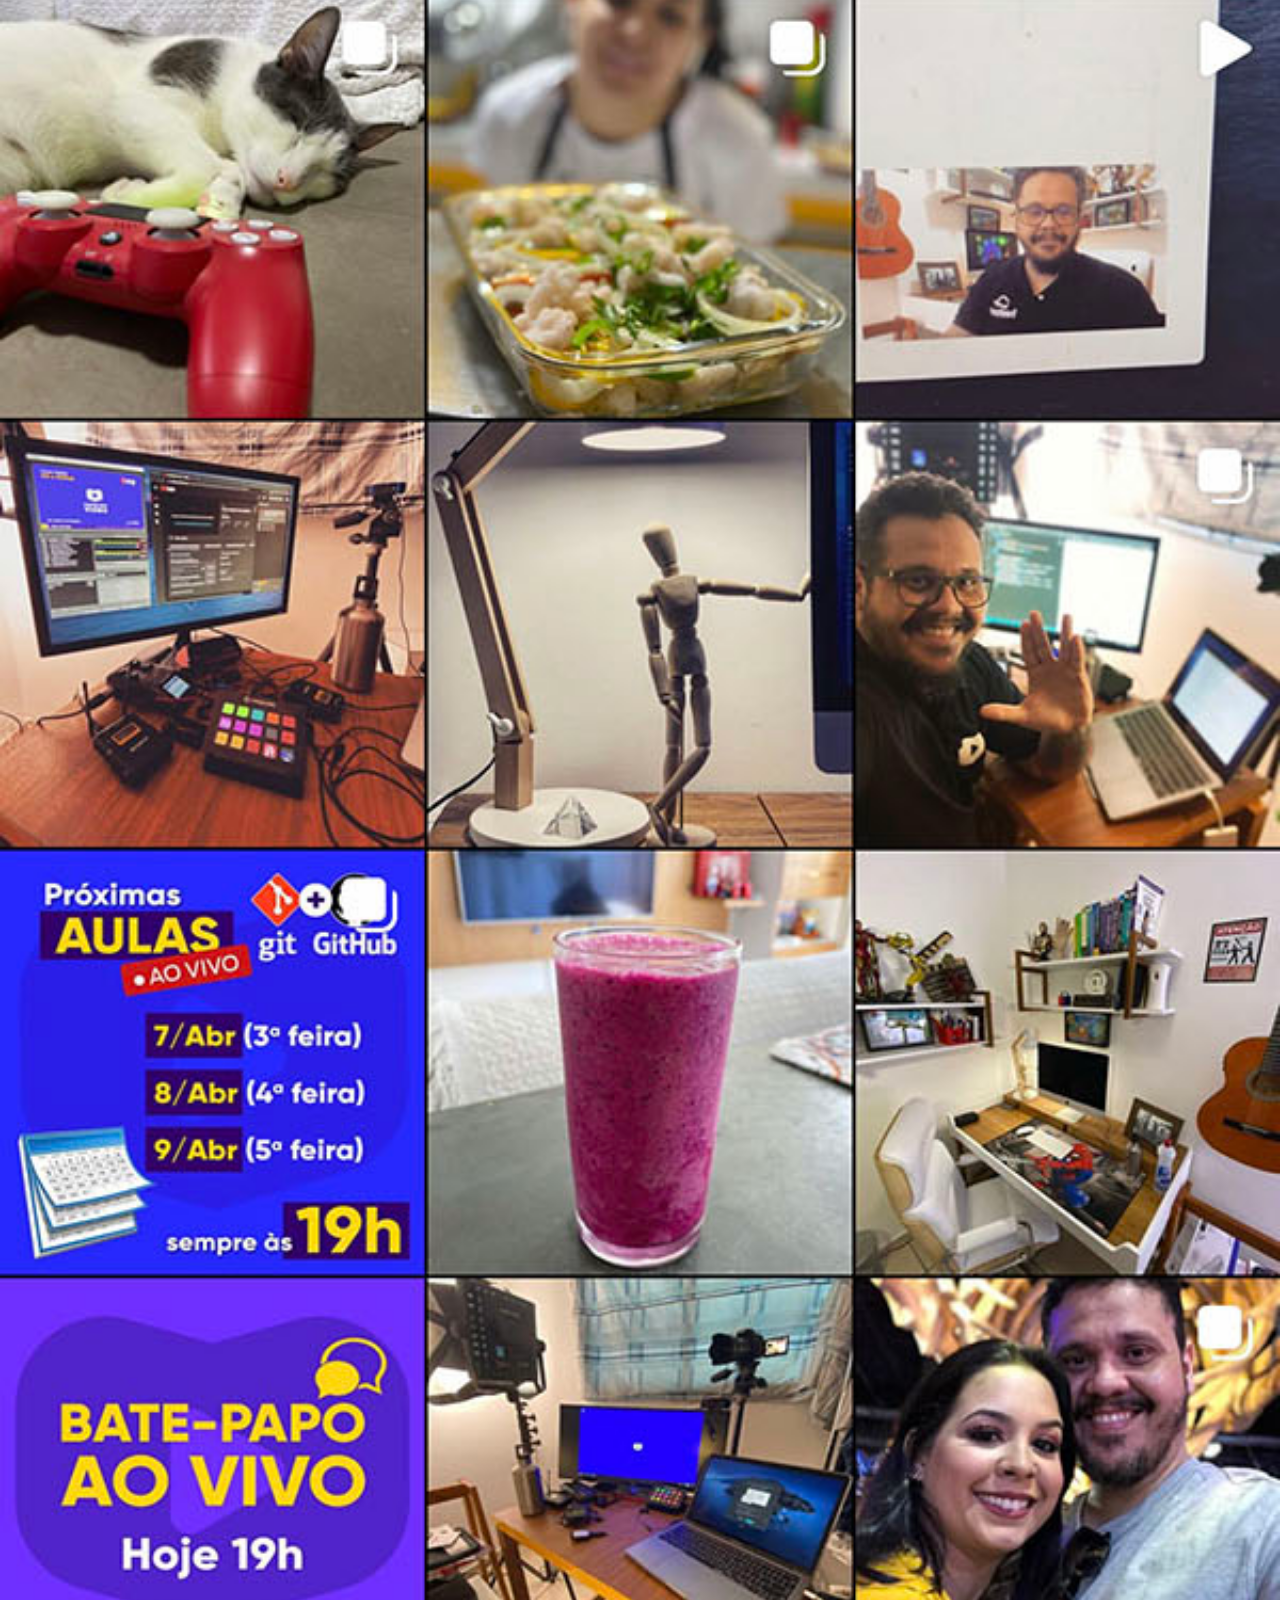
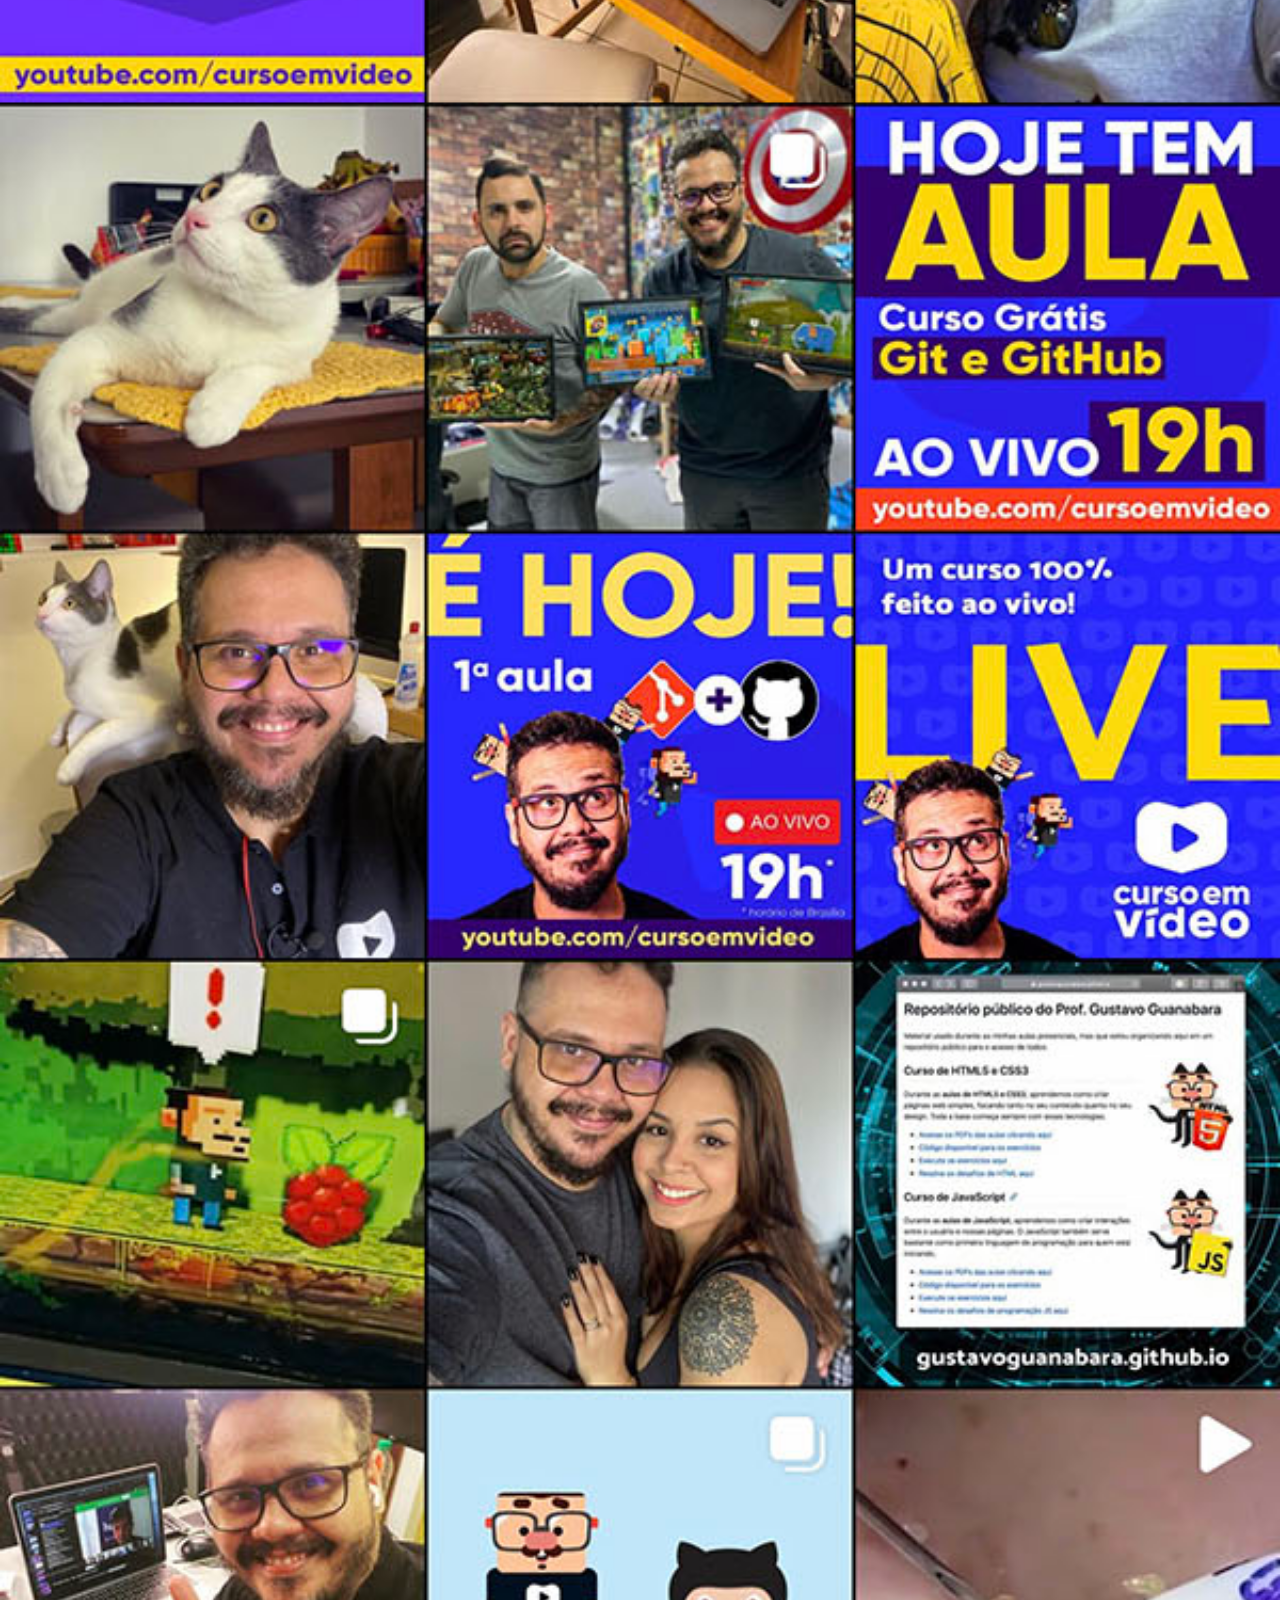
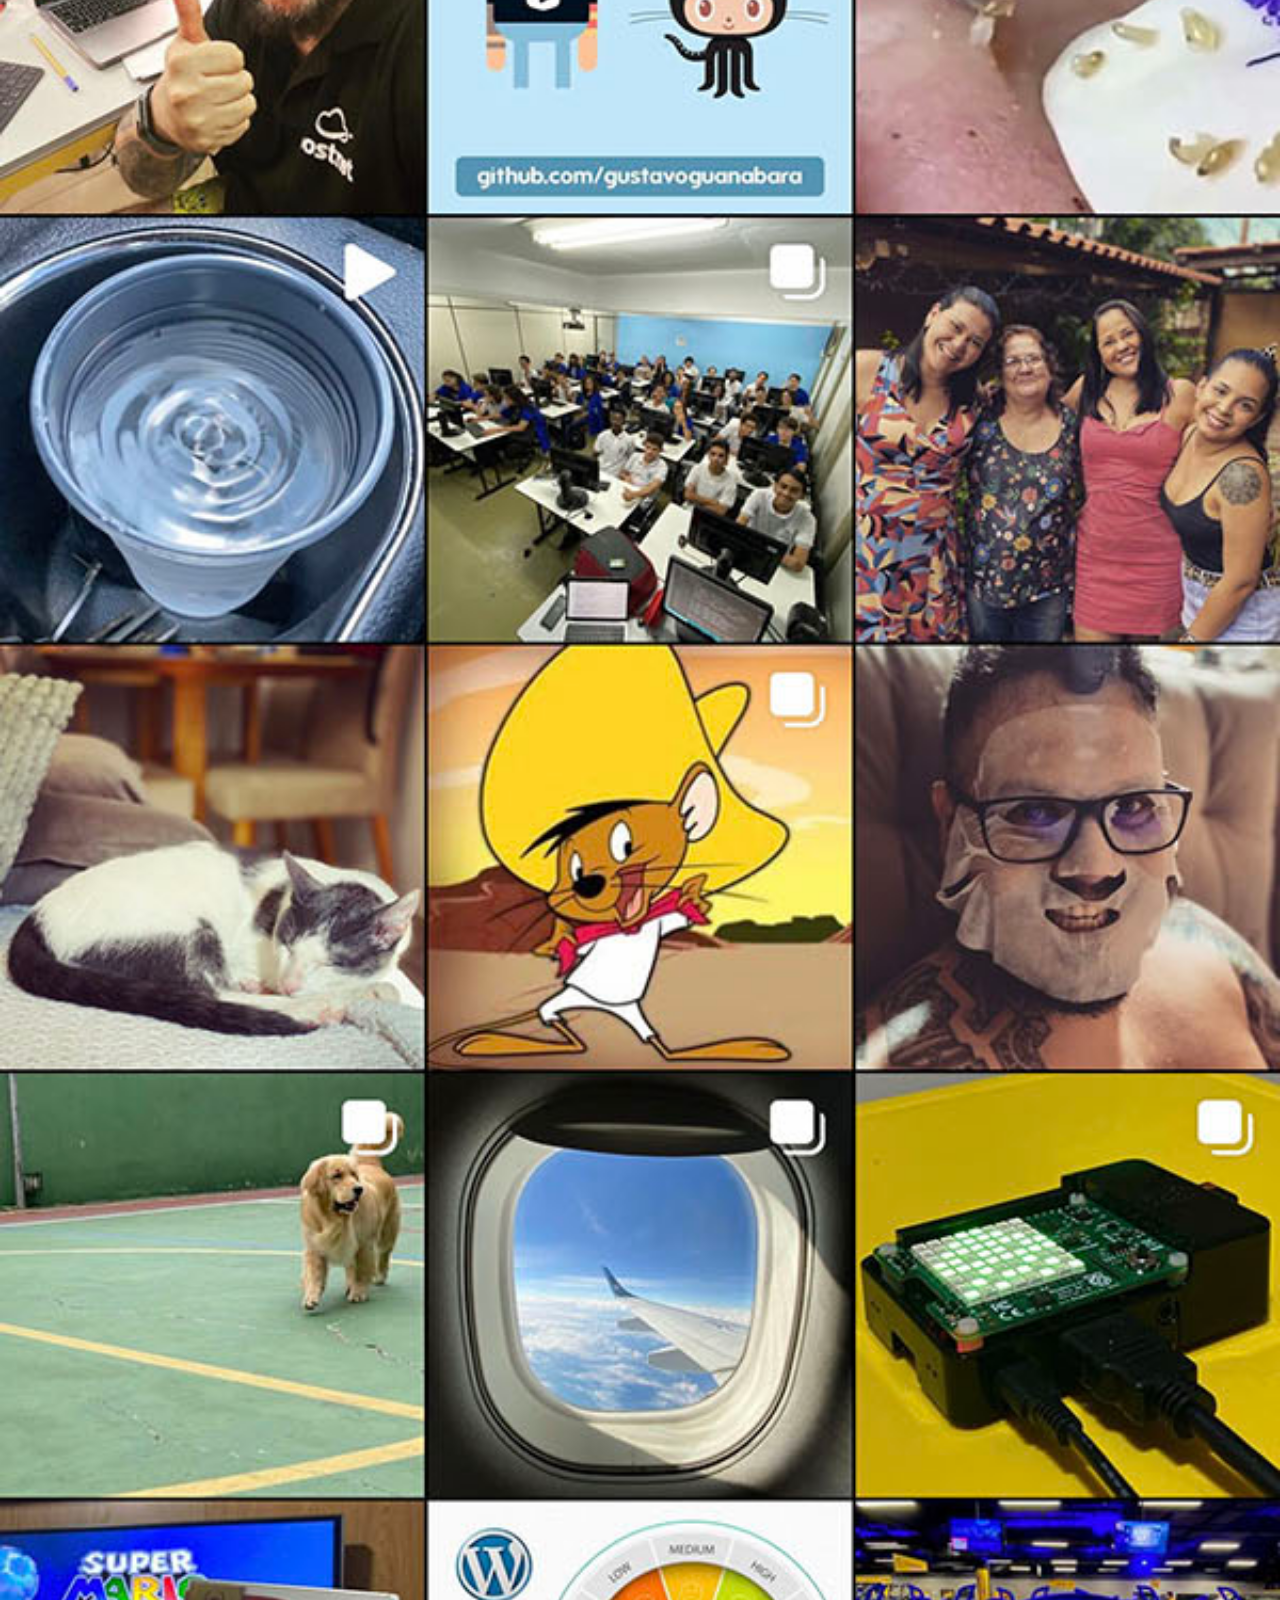
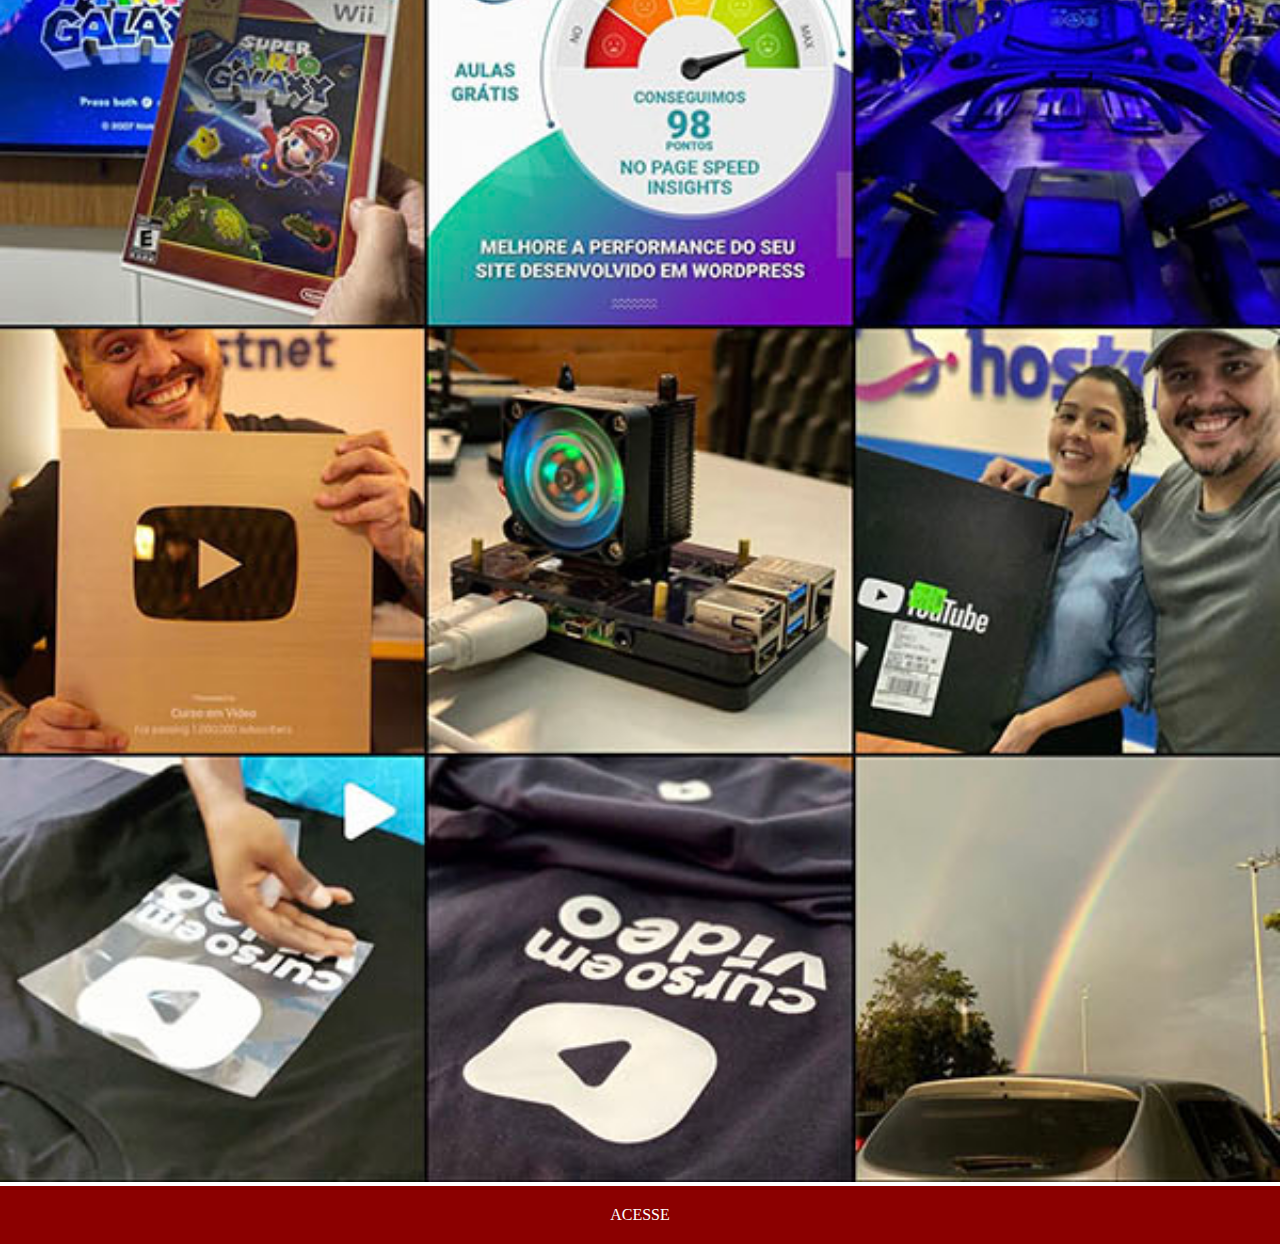
<file: instagram.html>
<!DOCTYPE html>
<html lang="pt-br">
<head>
    <meta charset="UTF-8">
    <meta name="viewport" content="width=device-width, initial-scale=1.0">
    <title>Document</title>
    <link rel="stylesheet" href="estilos/social.css">
</head>
<body>
    <img src="pacote-d013/imagens/tela-instagram.jpg" alt="instagram">

    <a href="https://www.instagram.com/">ACESSE</a>
    
</body>
</html>
</file>
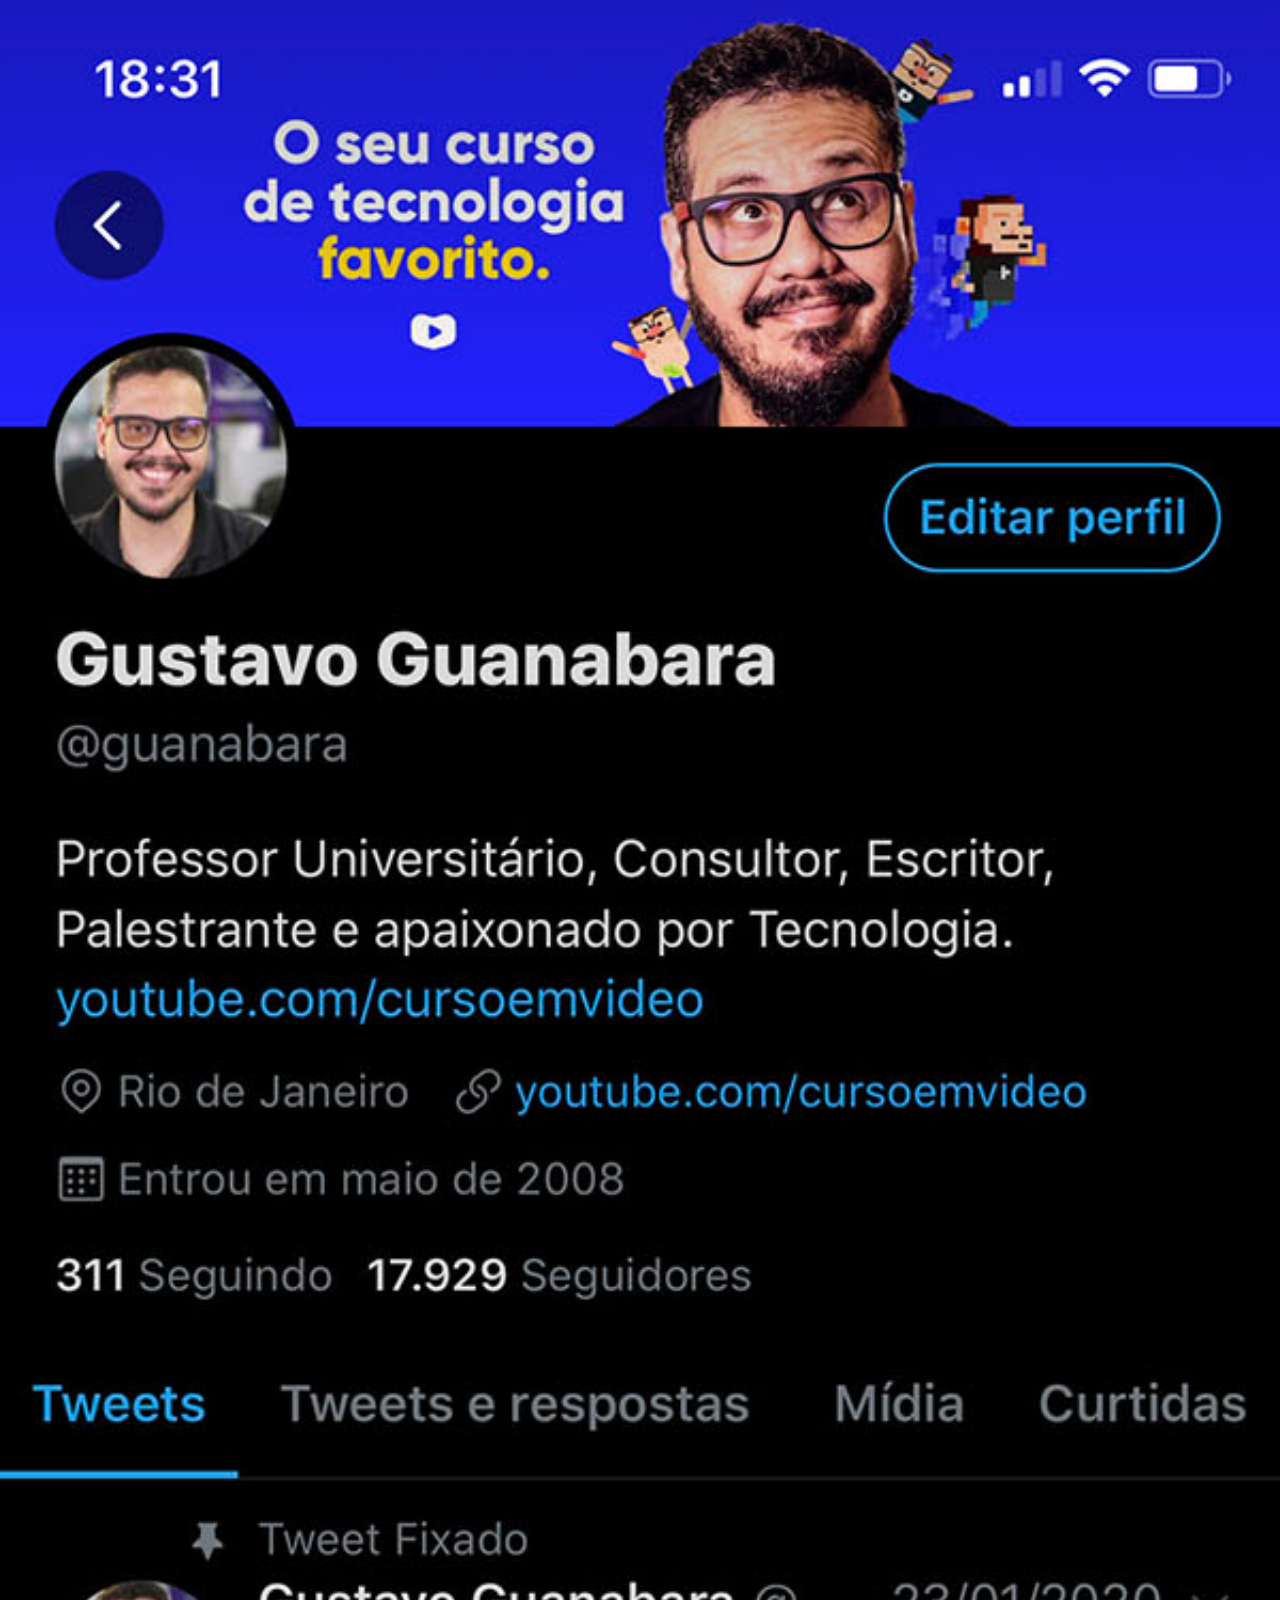
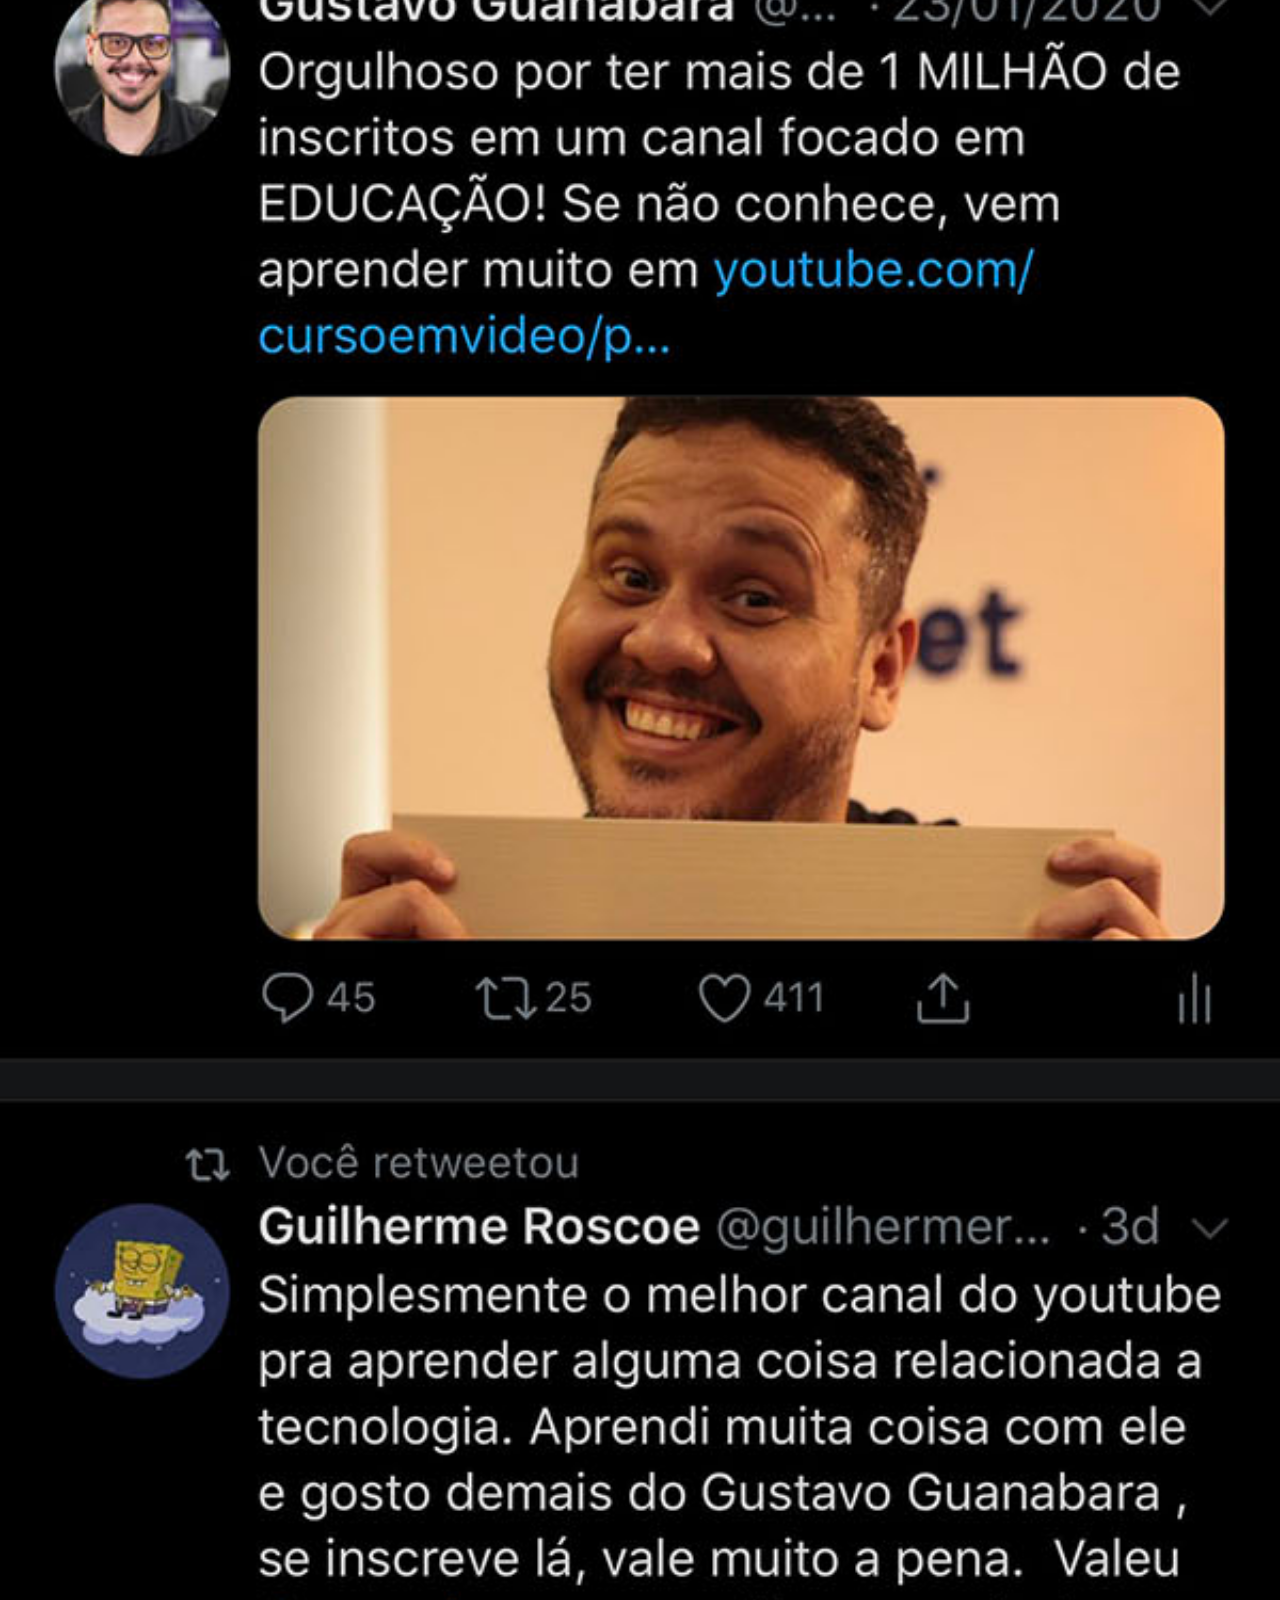
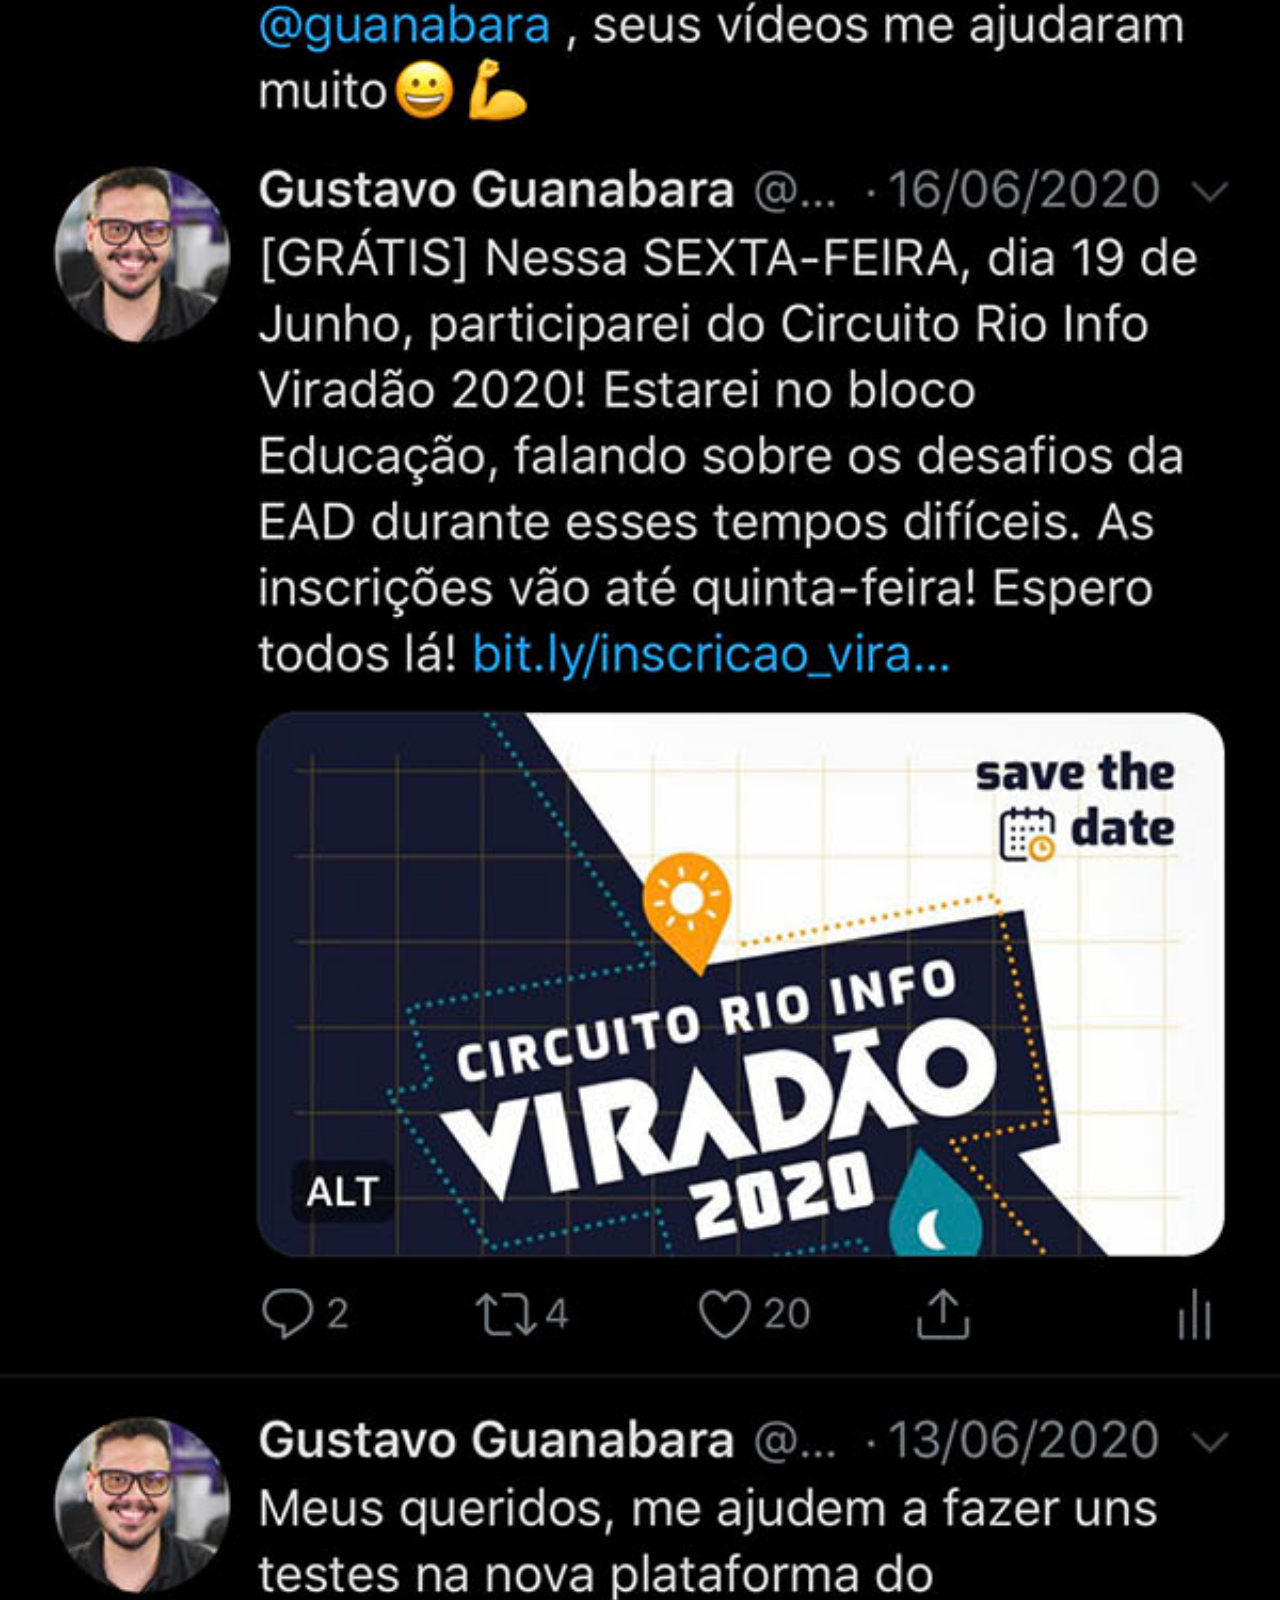
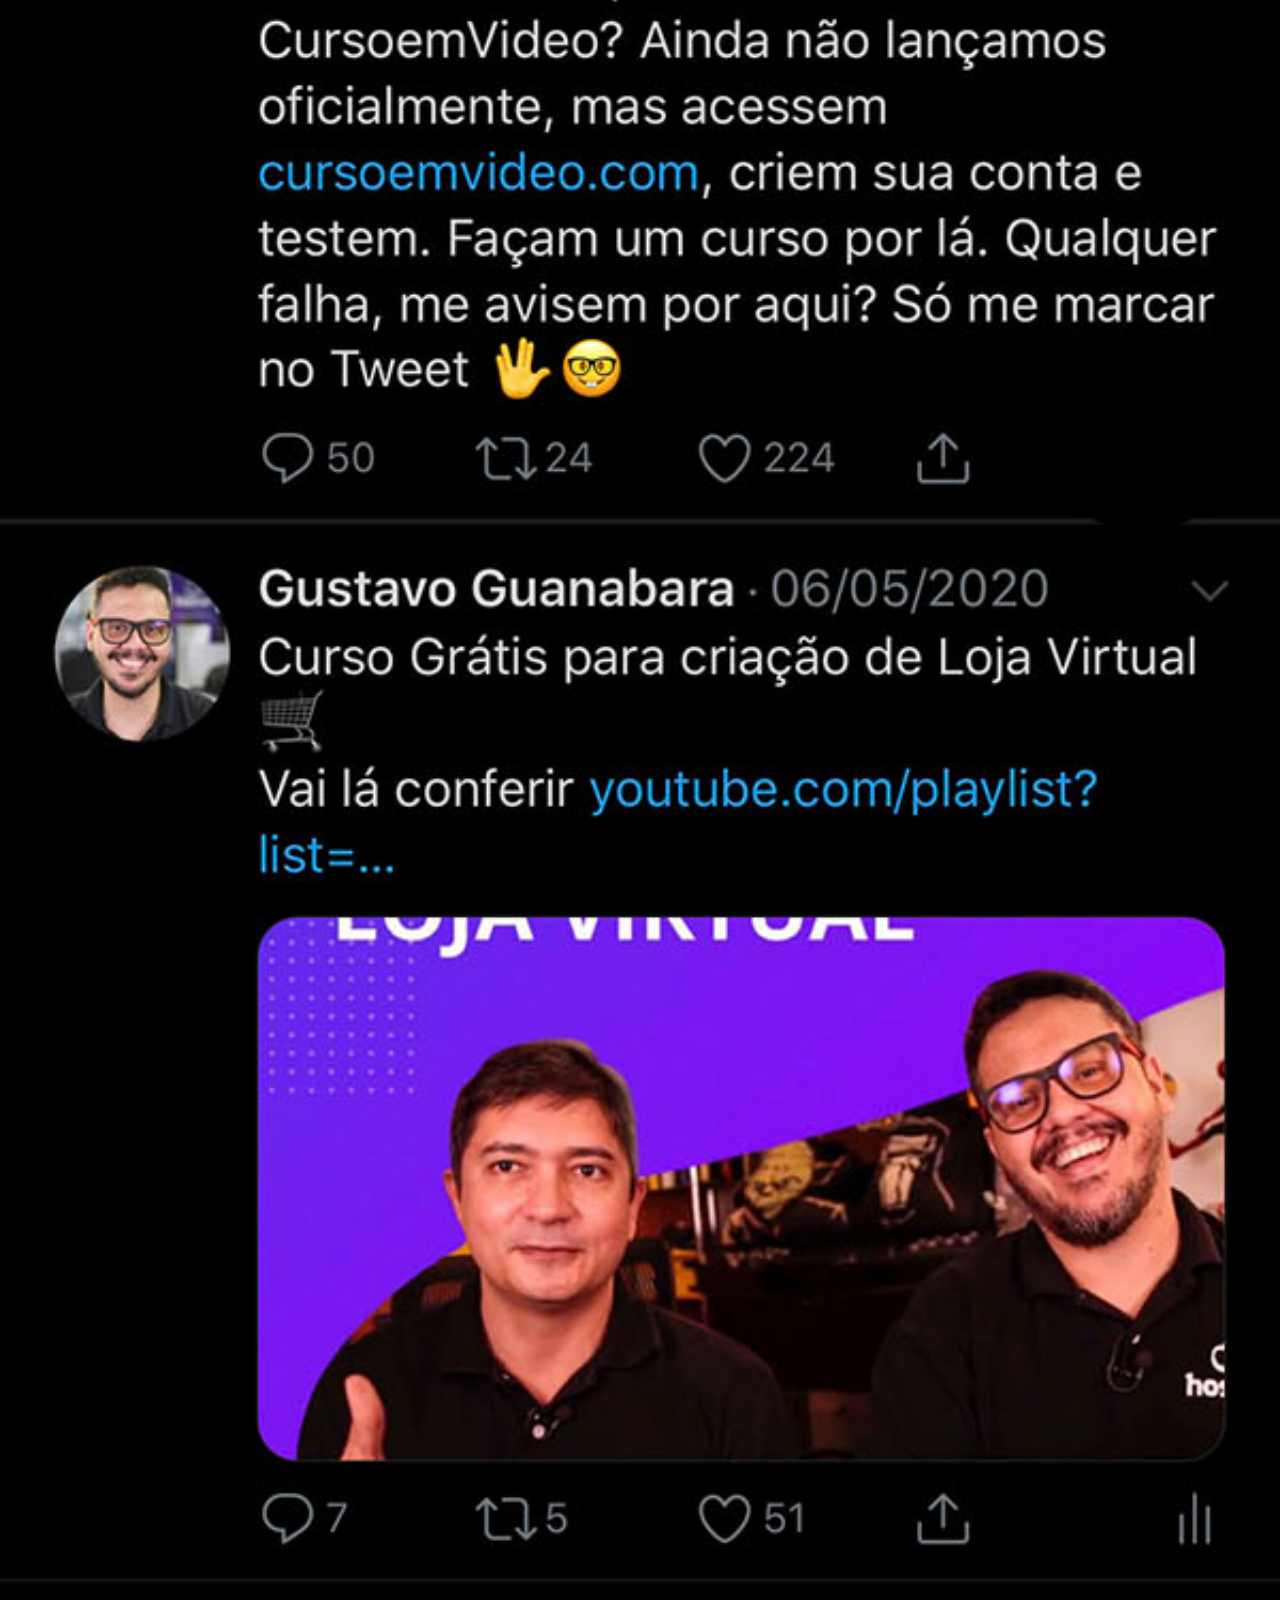
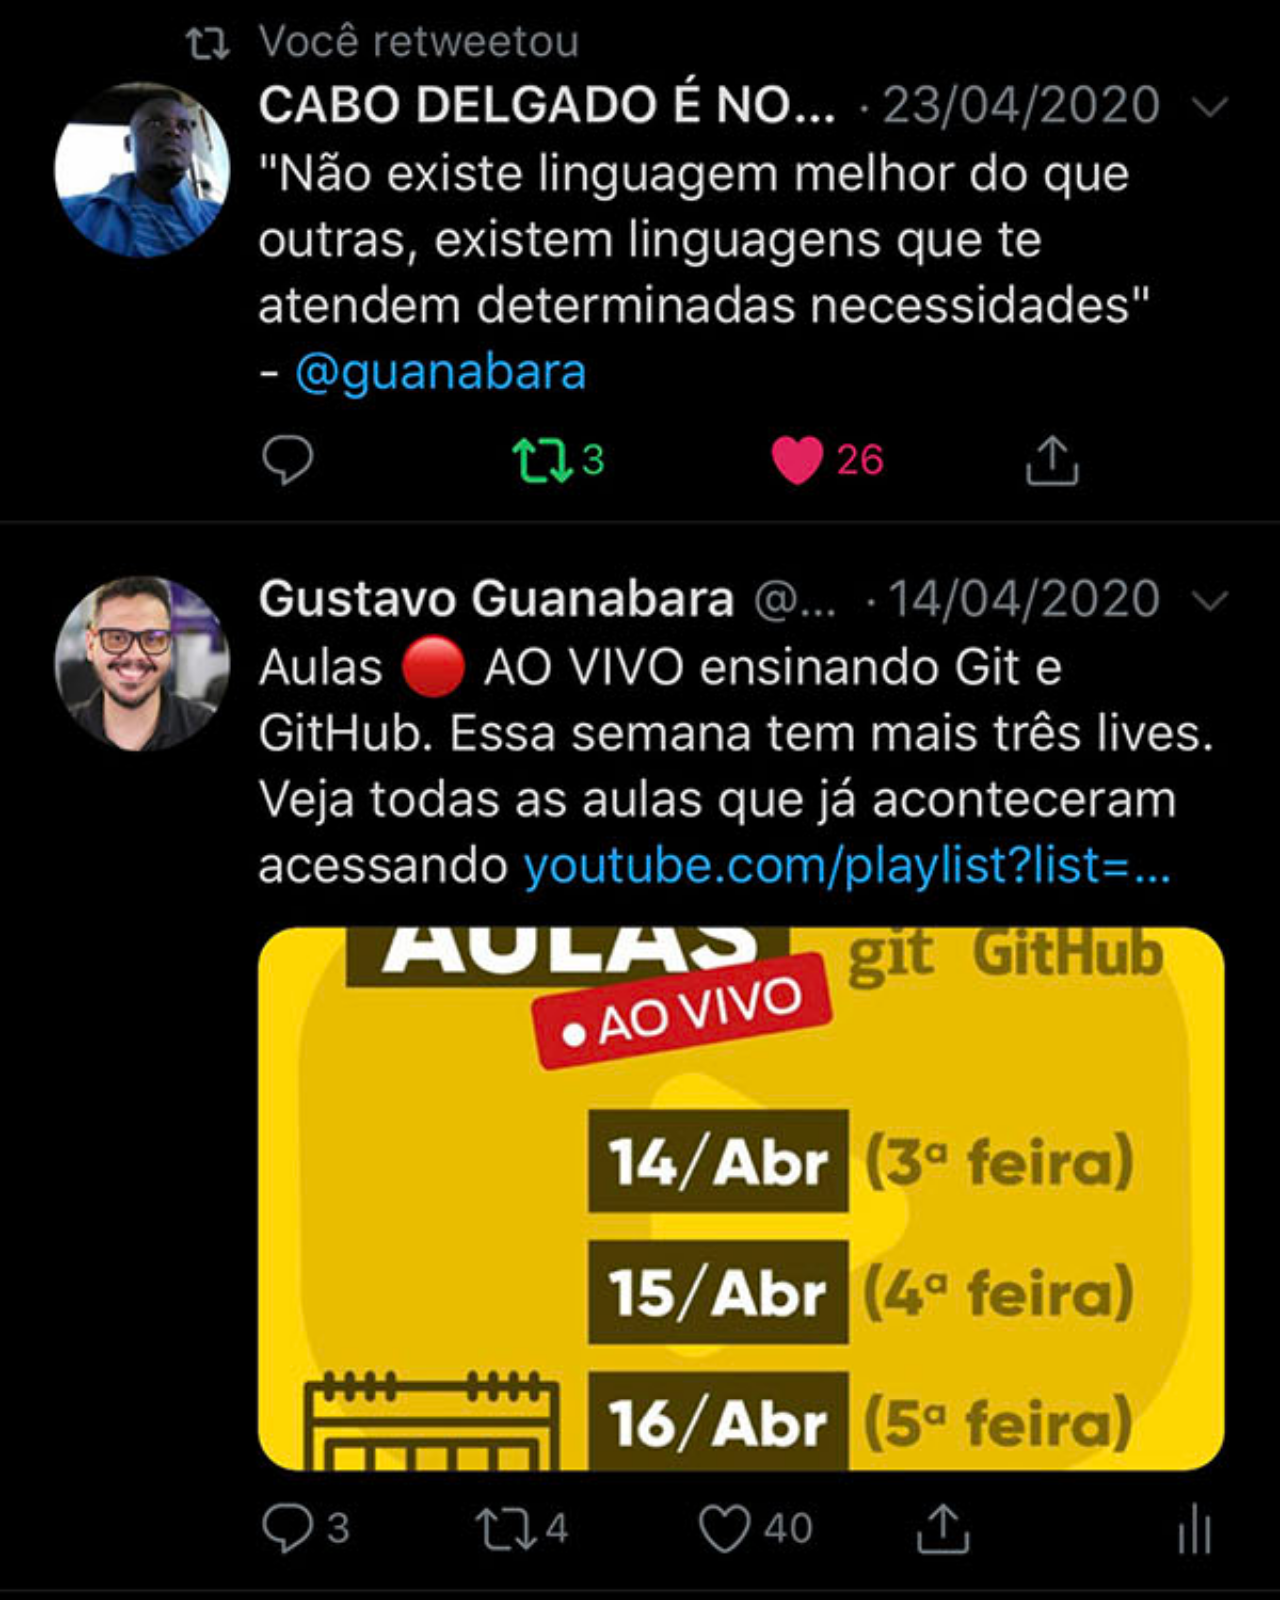
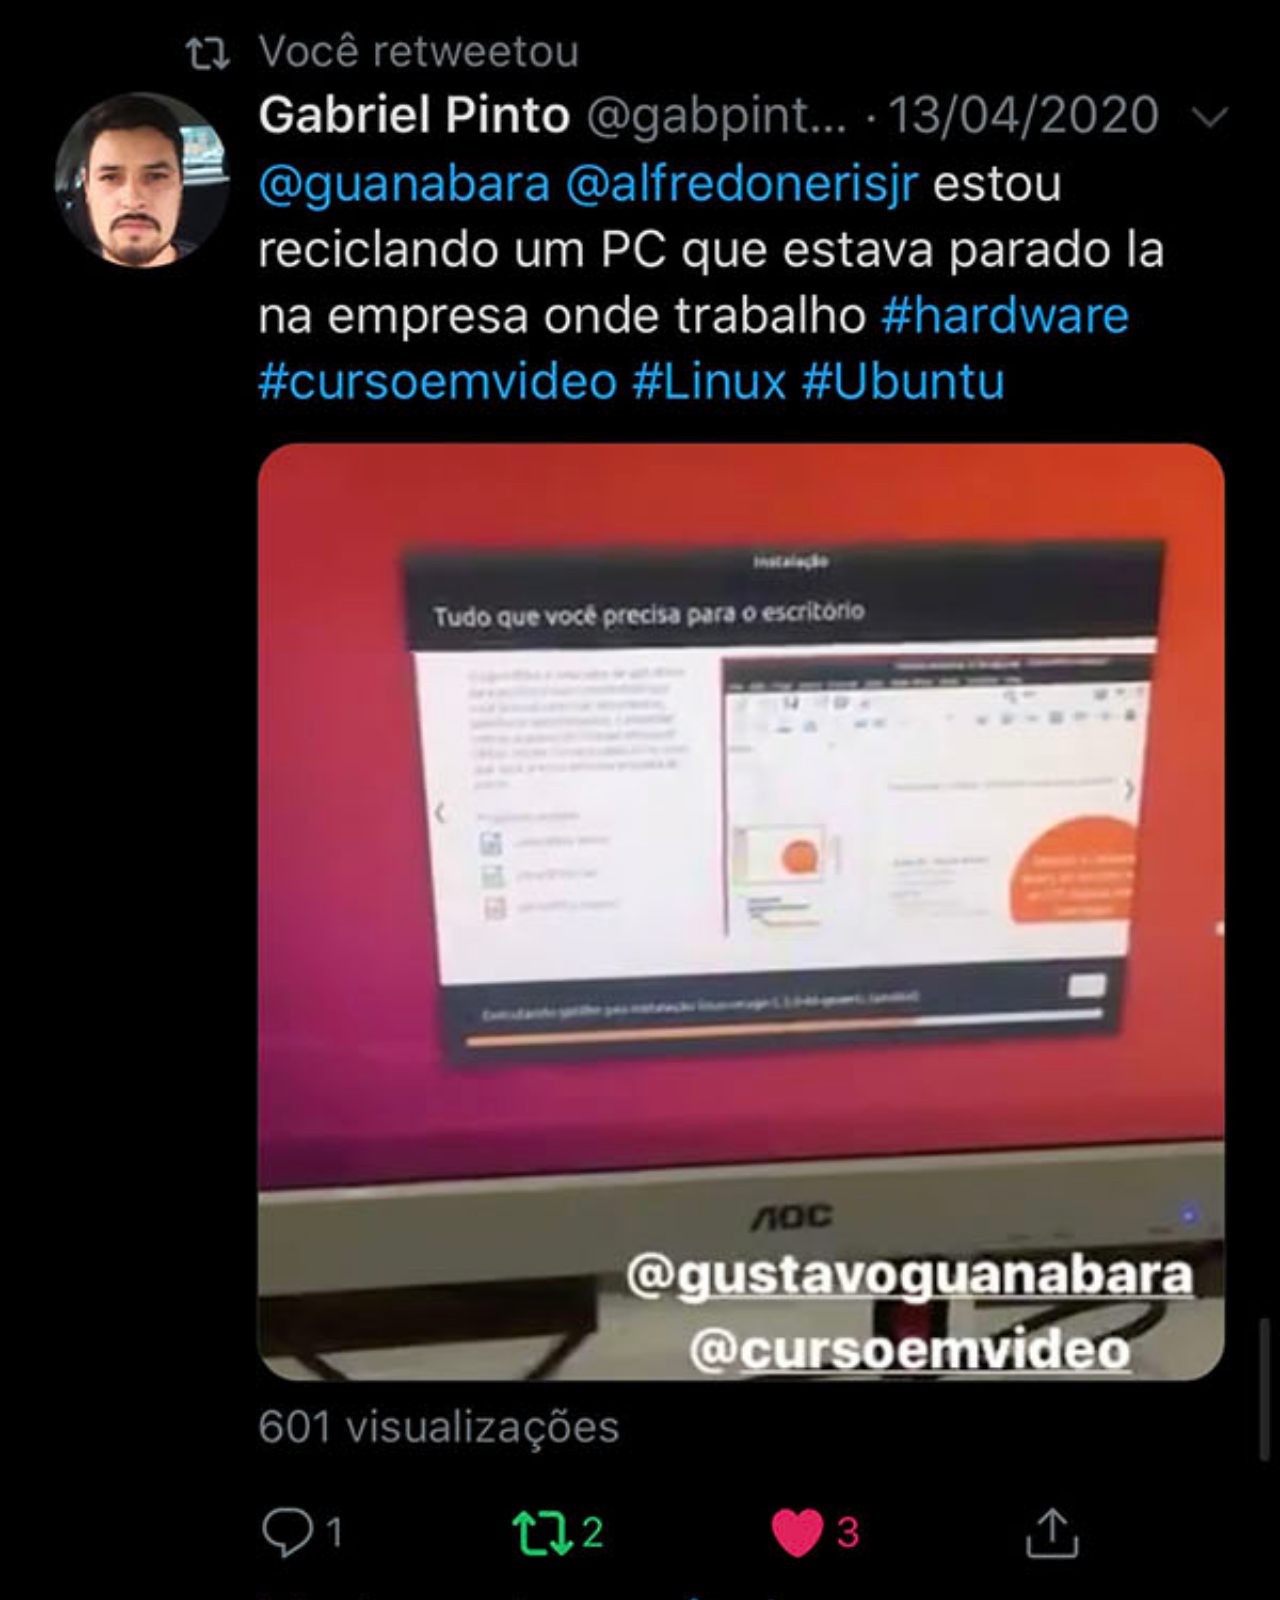
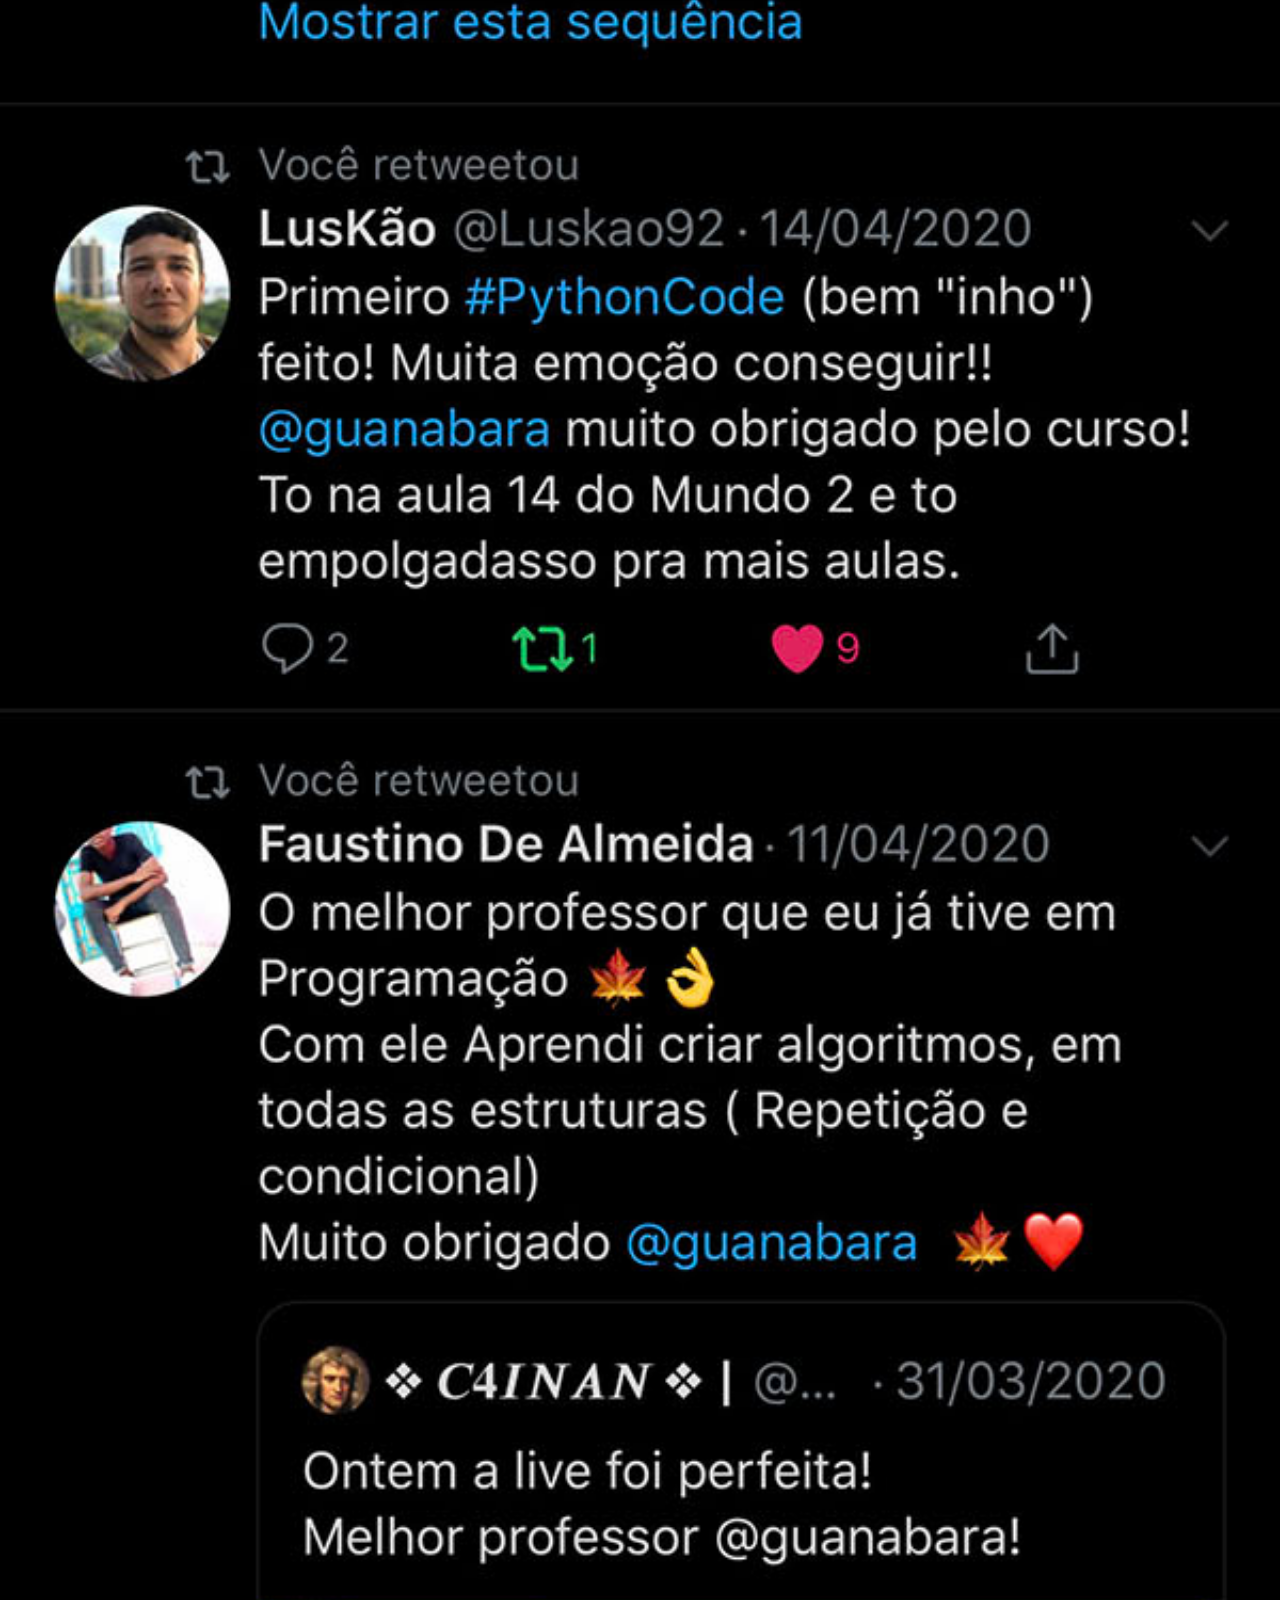
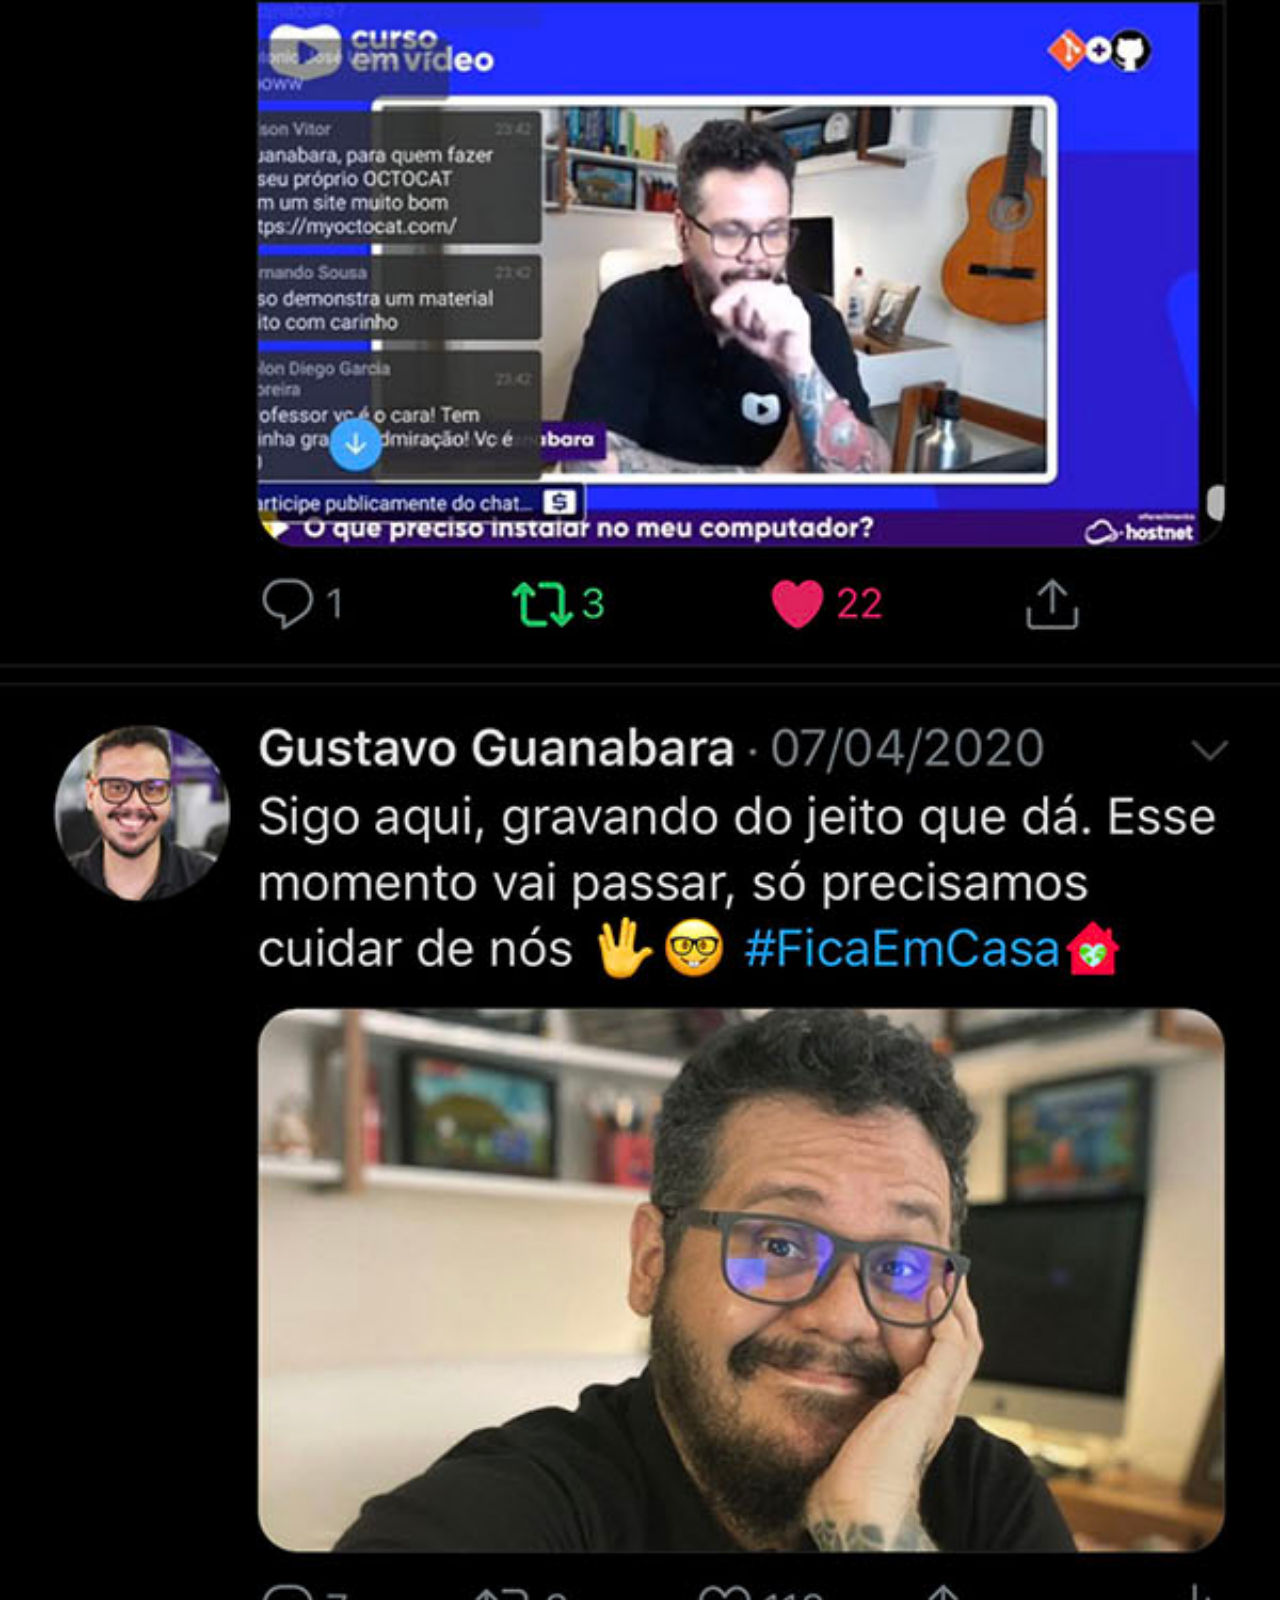
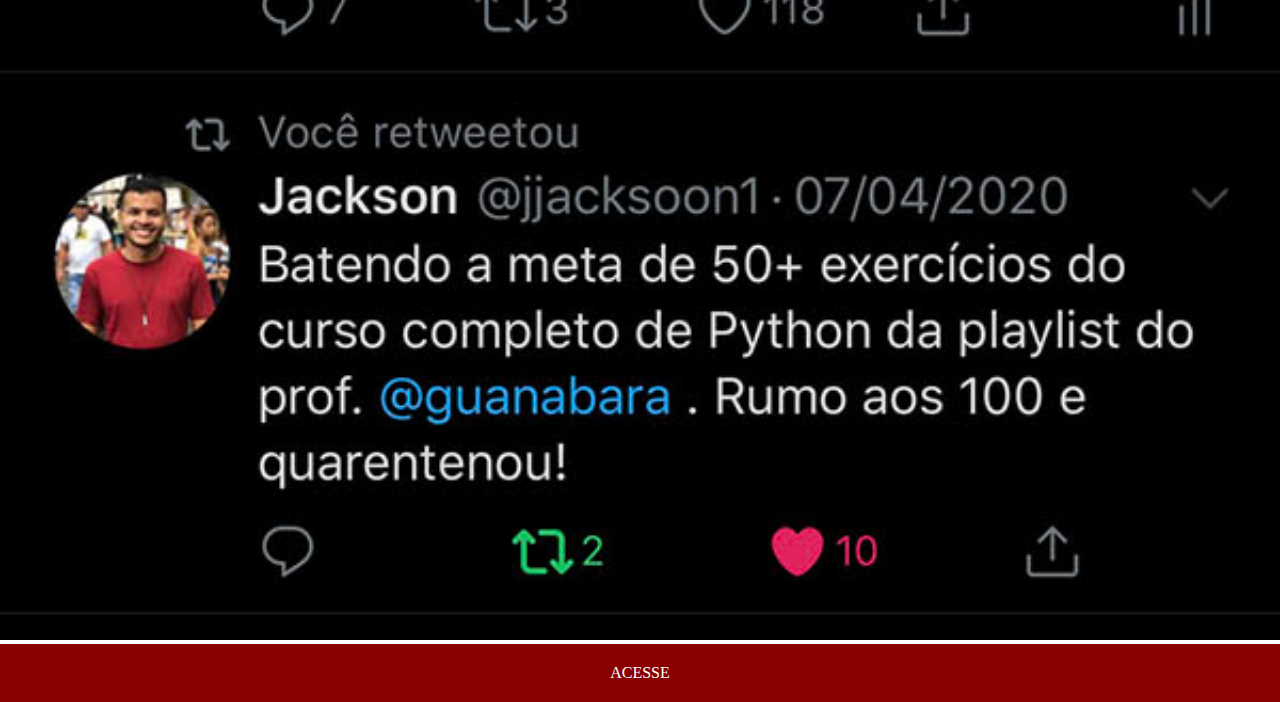
<file: twitter.html>
<!DOCTYPE html>
<html lang="pt-br">
<head>
    <meta charset="UTF-8">
    <meta name="viewport" content="width=device-width, initial-scale=1.0">
    <title>Document</title>
    <link rel="stylesheet" href="estilos/social.css">

</head>
<body>
    <img src="pacote-d013/imagens/tela-twitter.jpg" alt="twitter">

    <a href="https://x.com/i/flow/login?input_flow_data=%7B%22requested_variant%22%3A%22eyJsYW5nIjoicHQifQ%3D%3D%22%7D">ACESSE</a>
    
</body>
</html>
</file>
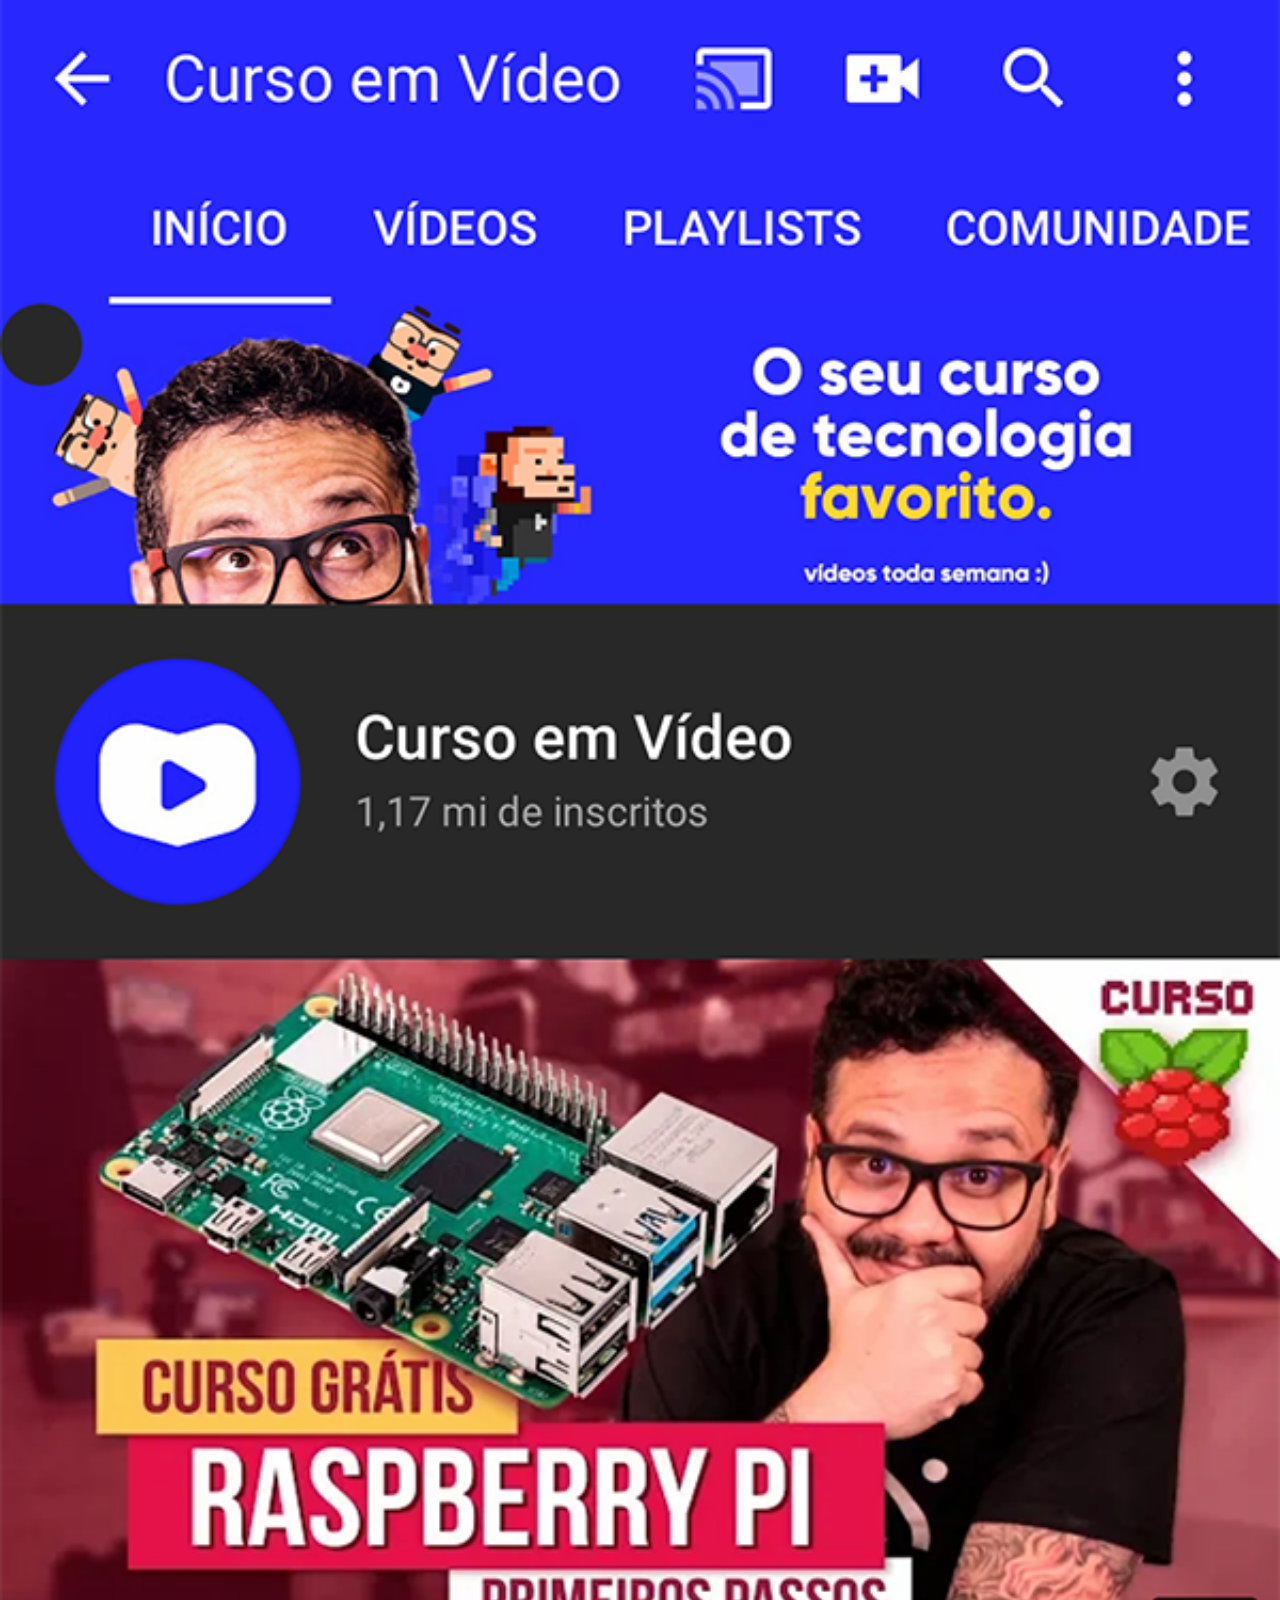
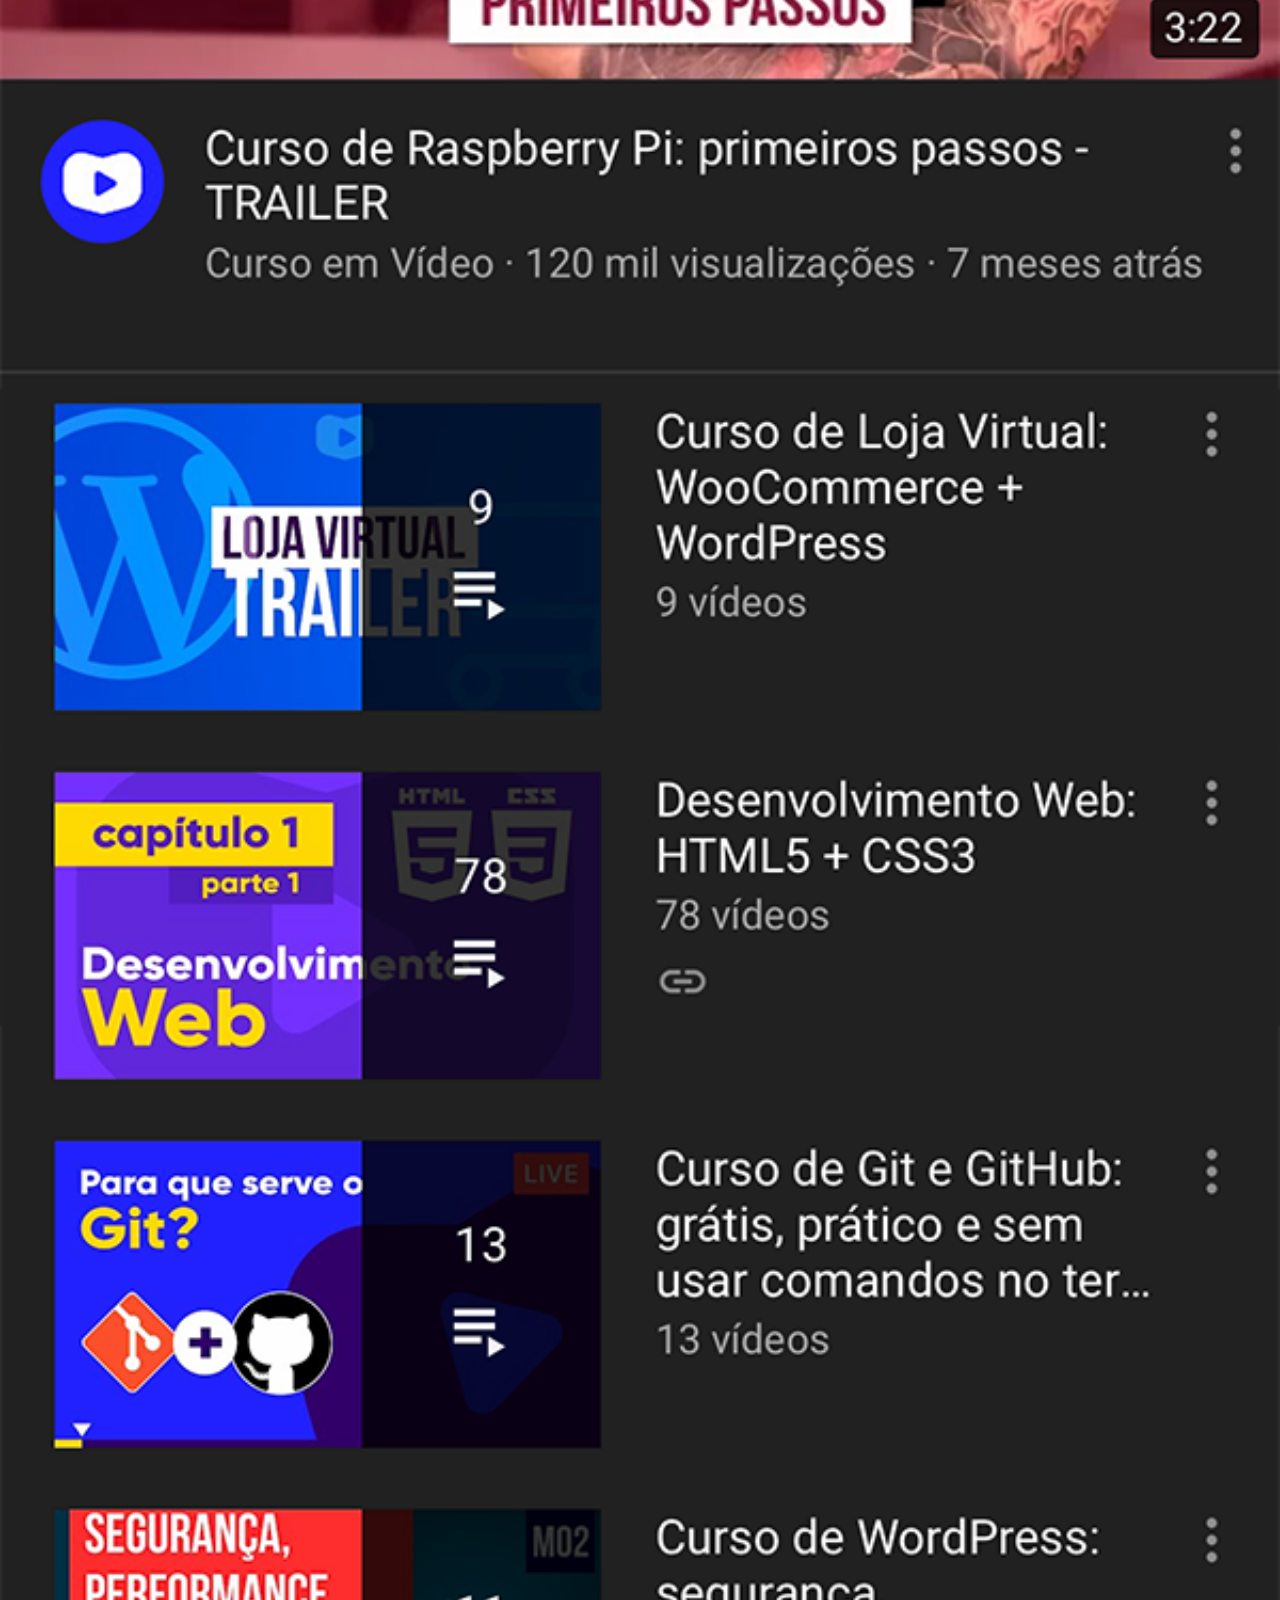
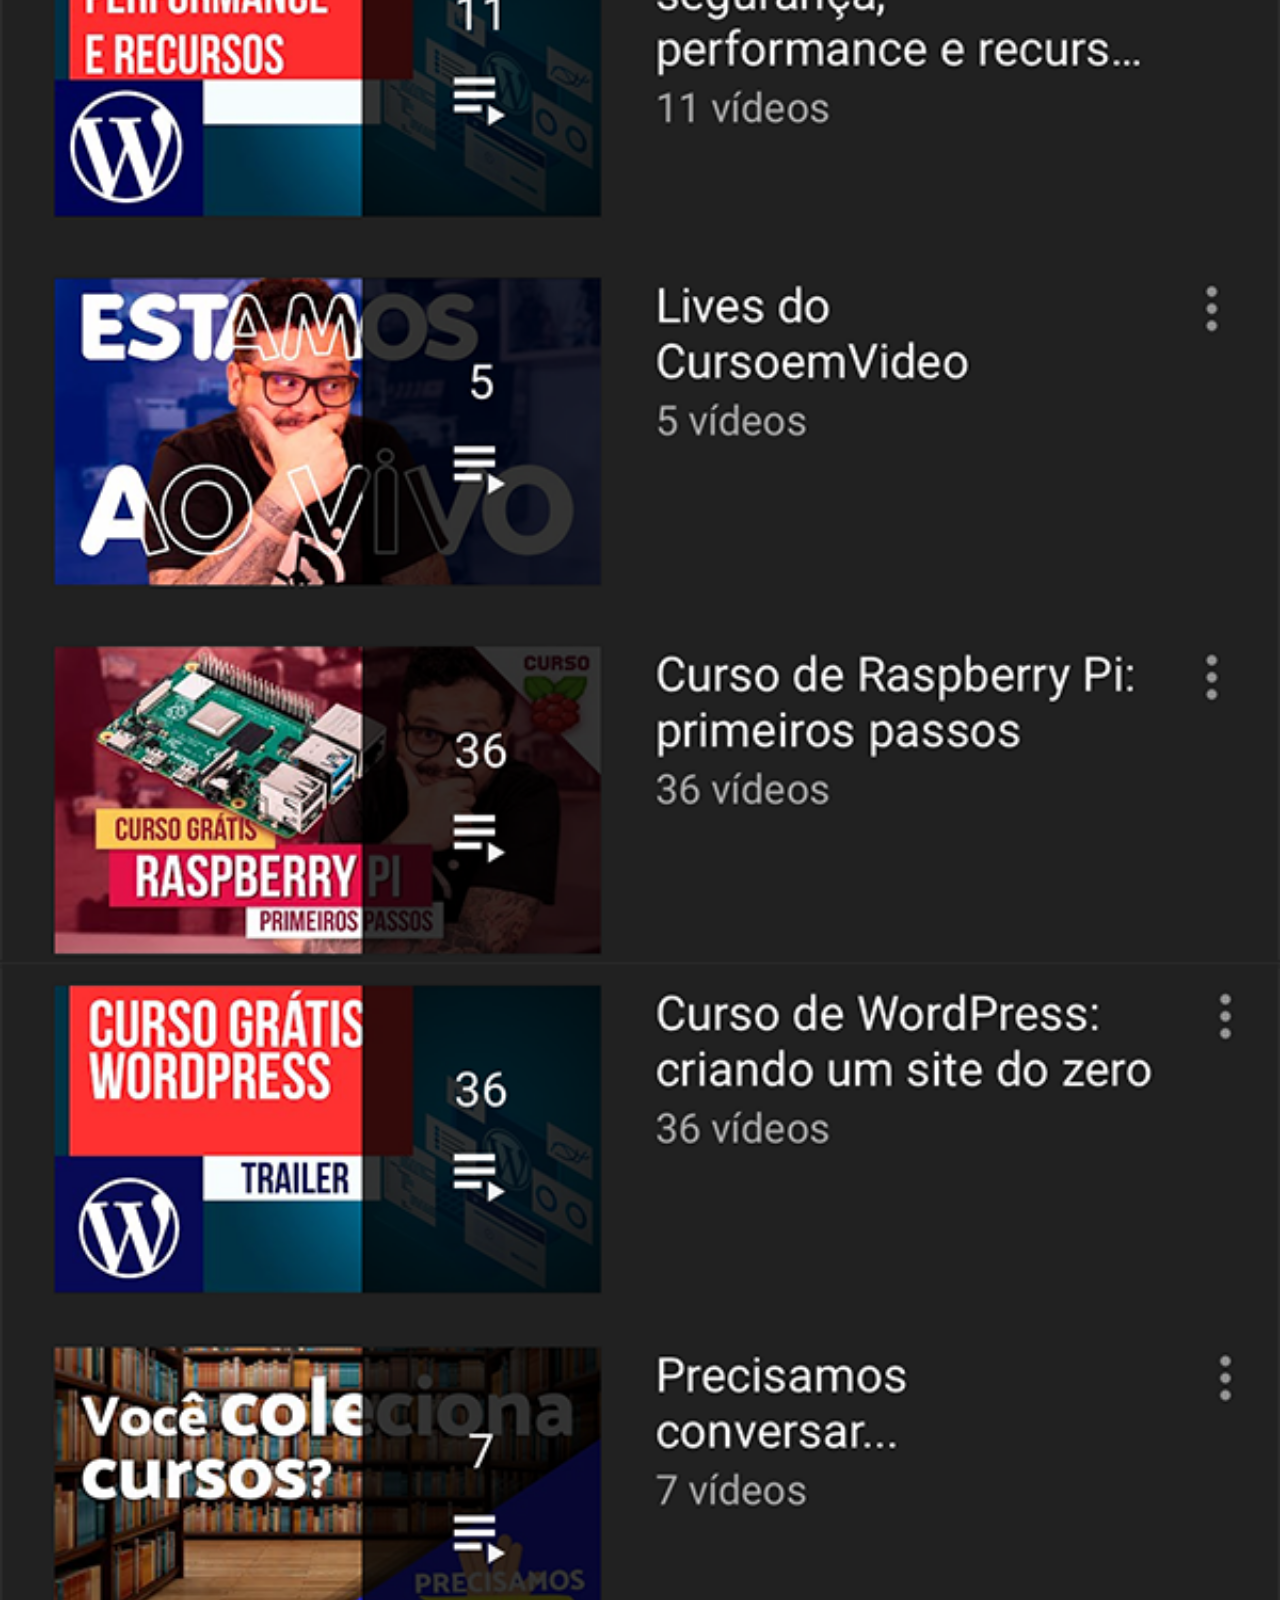
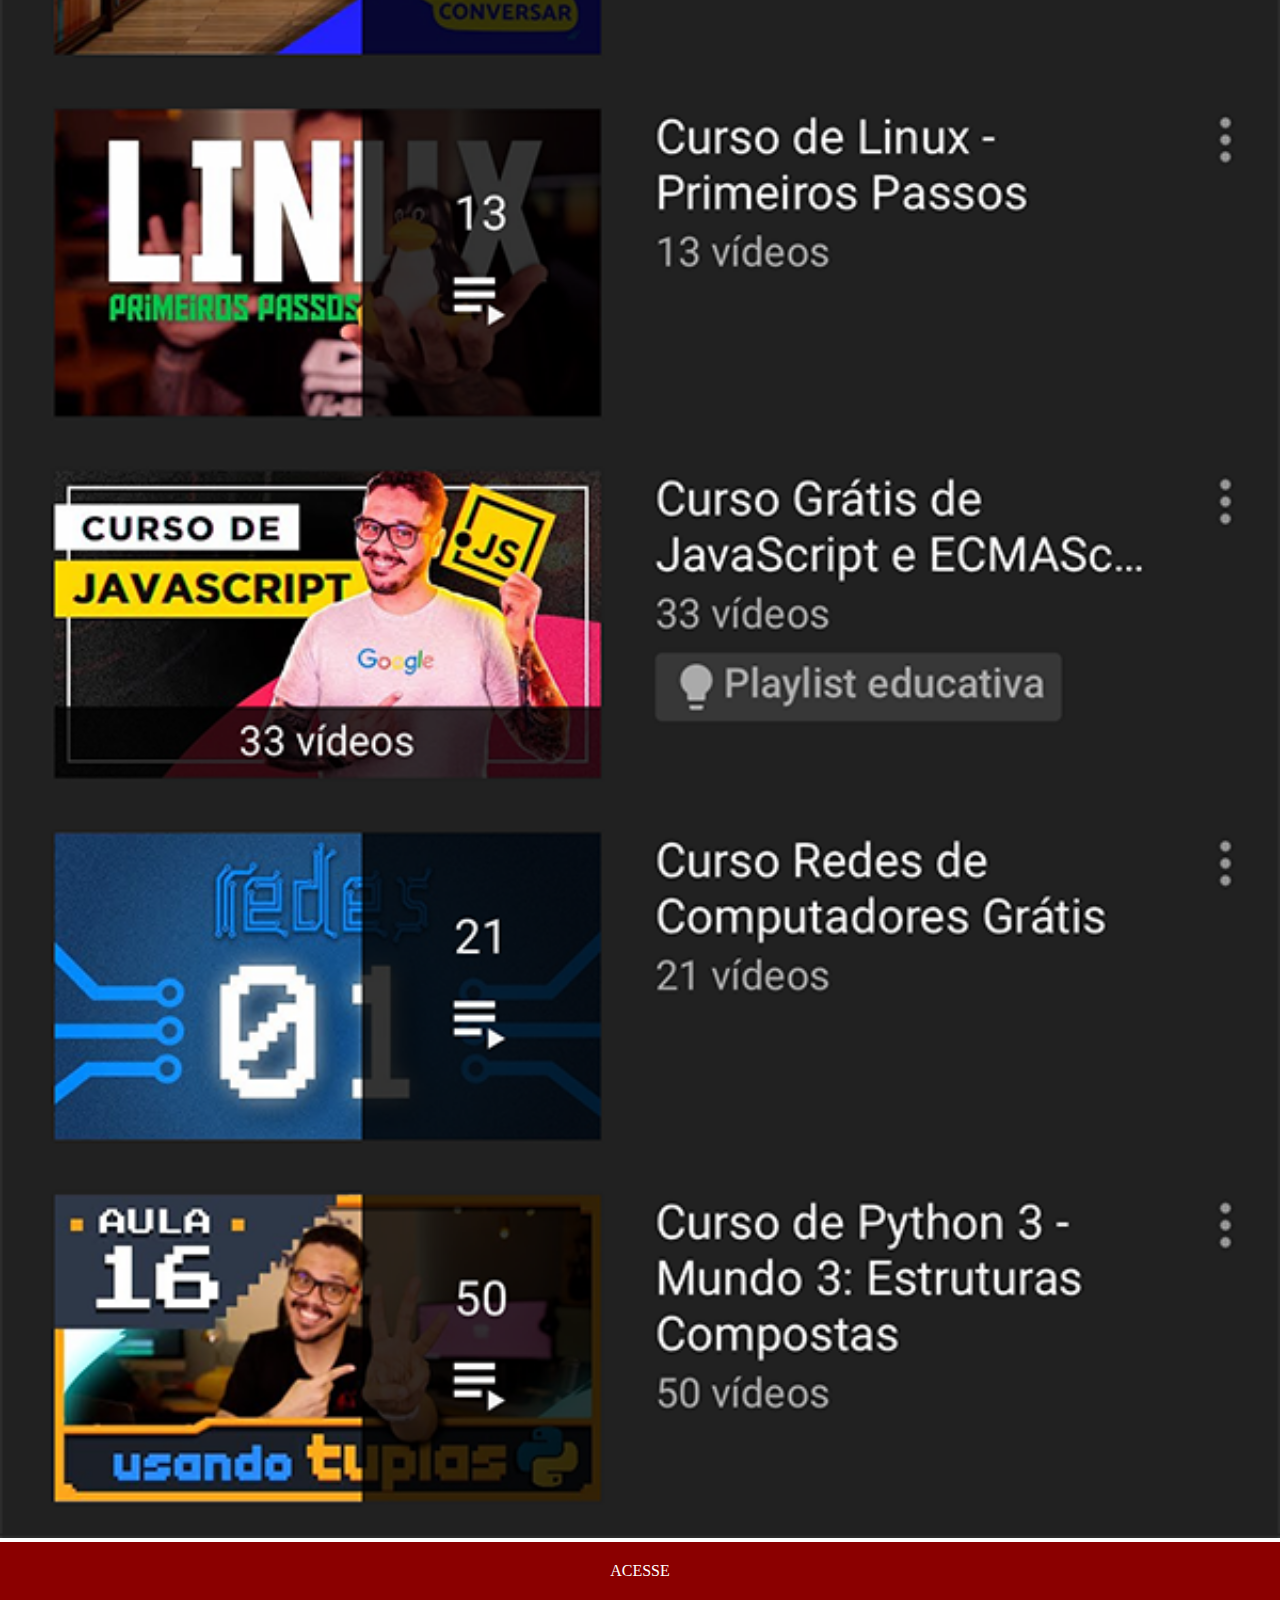
<file: youtube.html>
<!DOCTYPE html>
<html lang="pt-br">
<head>
    <meta charset="UTF-8">
    <meta name="viewport" content="width=device-width, initial-scale=1.0">
    <title>Document</title>
    <link rel="stylesheet" href="estilos/social.css">
    <style>

    </style>
</head>
<body>
    <img src="pacote-d013/imagens/tela-youtube.png" alt="youtube">

    <a href="https://www.youtube.com/channel/UCEERv6qgXrsFO0dCCb8x6dw" target="_blank">ACESSE</a>
</body>
</html>
</file>
<file: estilos/style.css>
@charset "UTF-8";

*{
    margin: 0px;
    padding: 0px;
}

html,body{
    width: 100vw;
    height: 100vh;
    background-color: black;
}

body{
    background: url(../pacote-d013/imagens/fundo-madeira.jpg) no-repeat top center fixed;
    background-size: cover;
}

main{
    height: 100vh;
    position: relative;
}

section#telefone{
    height: 627px;
    width: 311px;
    position: absolute;
    top: 50%;
    left: 50%;
    transform: translate(-50%, -50%);
    background:url('../pacote-d013/imagens/frame-iphone.png') no-repeat;
}

iframe#tela{
    position: relative;
    top: 80px;
    left: 22px;
    width: 267px;
    height: 471px;
}

section#redes-sociais img{
    width: 50px;
    margin: 10px;
    border-radius: 50%;
    box-shadow: 2px 2px 5px black;
    box-sizing: border-box;
}

#redes-sociais{
    text-align: right;
 
}

section#redes-sociais img:hover{
    border: 2px solid white;
    transform: translate(-3px,-3px);
    box-shadow: 5px 5px 10px black;
    transition: transform 0.3s;
}
</file>
<file: estilos/social.css>
@charset "UTF-8";

* {
    margin: 0px;
    padding: 0px;
}

img {
    width: 100vw;
}

a {
    display: block;
    background-color: darkred;
    padding: 20px;
    text-align: center;
    text-decoration: none;
    color: white;

    background-attachment: scroll;
}

a:hover{
    background-color: red;
}

a:active{
    color: white;
}
</file>
